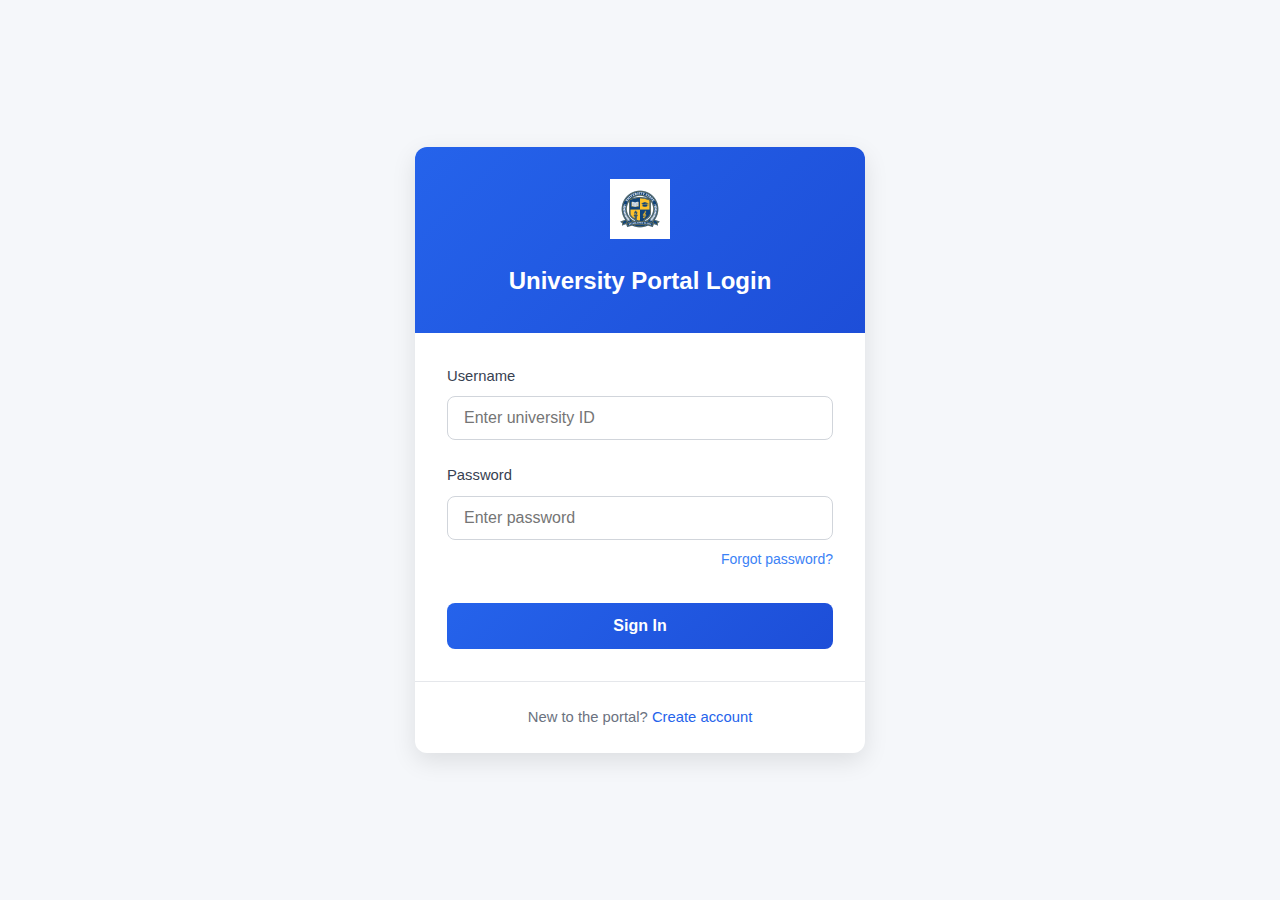
<file: index.html>
<!DOCTYPE html>
<html lang="en">
<head>
    <meta charset="UTF-8">
    <meta name="viewport" content="width=device-width, initial-scale=1.0">
    <title>Login - University Portal</title>
    <link rel="stylesheet" href="css/login.css">
</head>
<body>
    <main class="auth-container">
        <div class="auth-header">
            <img src="images/logo.jpg" alt="University Logo" class="logo">
            <h1>University Portal Login</h1>
        </div>
        
        <form id="loginForm" class="auth-form">
            <div class="input-group">
                <label for="username">Username</label>
                <input type="text" id="username" name="username" placeholder="Enter university ID" required>
            </div>
            
            <div class="input-group">
                <label for="password">Password</label>
                <input type="password" id="password" name="password" placeholder="Enter password" required>
                <a href="" class="forgot-password">Forgot password?</a>
            </div>
            
            <button type="submit" class="auth-button">Sign In</button>
        </form>
        
        <div class="auth-footer">
            <p>New to the portal? <a href="register.html">Create account</a></p>
        </div>
    </main>

    <script src="js/login.js"></script>
</body>
</html>
</file>
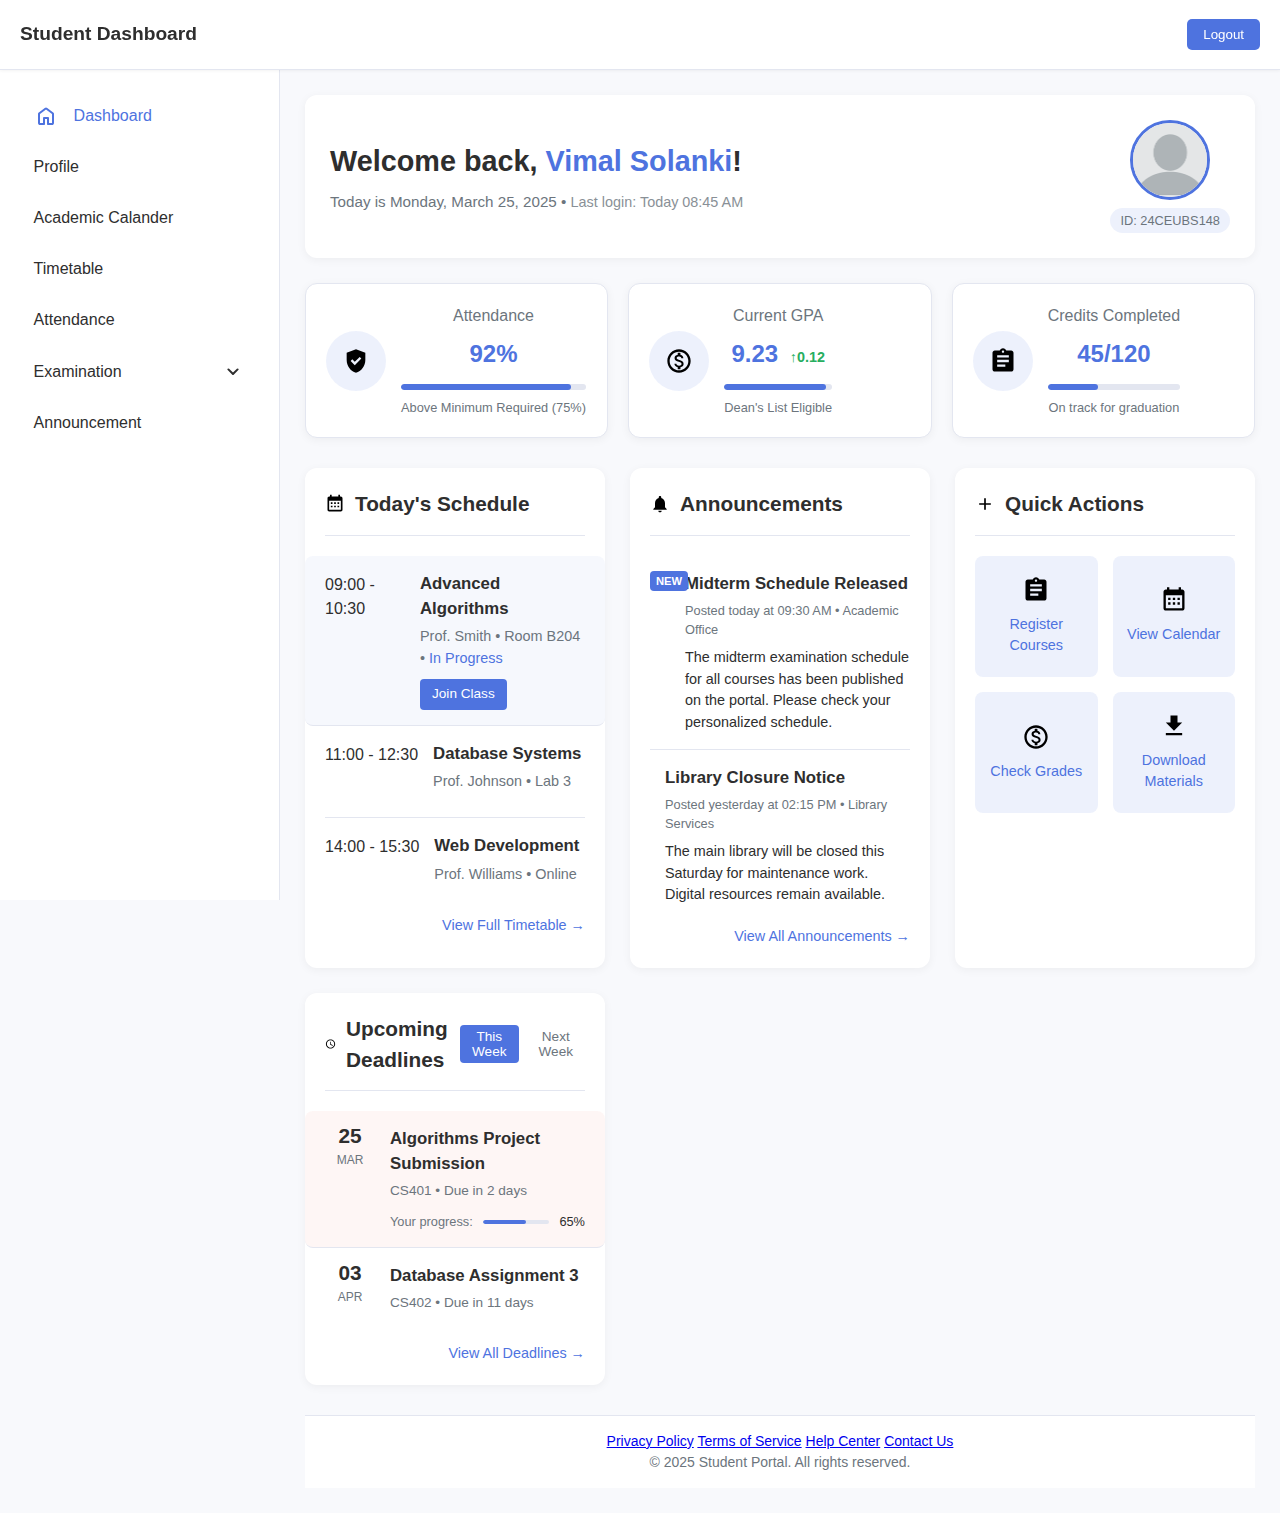
<file: dashboard.html>
<!DOCTYPE html>
<html lang="en">
<head>
    <meta charset="UTF-8">
    <meta name="viewport" content="width=device-width, initial-scale=1.0">
    <title>Student Dashboard</title>
    <link rel="stylesheet" href="css/index.css">
    <link rel="stylesheet" href="css/dashboard.css">
</head>
<body>
    <div id="sidebar-overlay"></div>
    <!-- Navigation Bar -->
    <nav id="top-nav">
        <div class="nav-content">
            <button class="nav-menu-btn" onclick="toggleSidebar()">
                <svg xmlns="http://www.w3.org/2000/svg" height="24px" viewBox="0 -960 960 960" width="24px" fill="currentColor">
                    <path d="M120-240v-80h720v80H120Zm0-200v-80h720v80H120Zm0-200v-80h720v80H120Z"/>
                </svg>
                <span>Menu</span>
            </button>
            <span class="nav-title">Student Dashboard</span>
            <button class="logout-btn" onclick="window.location.href='index.html'">Logout</button>
        </div>
    </nav>
    
    <!-- Sidebar -->
    <nav id="sidebar">
        <ul>
            <li>
                <a href="dashboard.html">
                    <svg xmlns="http://www.w3.org/2000/svg" height="24px" viewBox="0 -960 960 960" width="24px" fill="currentColor">
                        <path d="M240-200h120v-200q0-17 11.5-28.5T400-440h160q17 0 28.5 11.5T600-400v200h120v-360L480-740 240-560v360Zm-80 0v-360q0-19 8.5-36t23.5-28l240-180q21-16 48-16t48 16l240 180q15 11 23.5 28t8.5 36v360q0 33-23.5 56.5T720-120H560q-17 0-28.5-11.5T520-160v-200h-80v200q0 17-11.5 28.5T400-120H240q-33 0-56.5-23.5T160-200Zm320-270Z"/>
                    </svg>
                    <span>Dashboard</span>
                </a>
            </li>
            <li>
                <a href="student_portal/profile.html">
                    <span>Profile</span>
                </a>
            </li>
            <li>
                <a href="student_portal/calender.html">
                    <span>Academic Calander</span>
                </a>
            </li>
            <li>
                <a href="student_portal/Time_Table.html">
                    <span>Timetable</span>
                </a>
            </li>
            <li>
                <a href="student_portal/attedance.html">
                    <span>Attendance</span>
                </a>
            </li>
            <li>
                <button onclick="toggleSubMenu(this)" class="dropdown-btn">
                    <span>Examination</span>
                    <svg xmlns="http://www.w3.org/2000/svg" height="24px" viewBox="0 -960 960 960" width="24px" fill="currentColor">
                        <path d="M480-361q-8 0-15-2.5t-13-8.5L268-556q-11-11-11-28t11-28q11-11 28-11t28 11l156 156 156-156q11-11 28-11t28 11q11 11 11 28t-11 28L508-372q-6 6-13 8.5t-15 2.5Z"/>
                    </svg>
                </button>
                <ul class="sub-menu">
                    <div>
                        <li><a href="student_portal/exam_schedule.html">Exam Schedule</a></li>  
                        <li><a href="student_portal/exam_result.html">Exam Result</a></li>
                    </div>
                </ul>
            </li>
            <li>
                <a href="student_portal/announcement.html">
                    <span>Announcement</span>
                </a>
            </li>
        </ul>
    </nav>

    <!-- Main Content -->
    <main class="dashboard-main">
        <!-- Welcome Banner -->
        <section class="welcome-banner">
            <div class="welcome-content">
                <h1>Welcome back, <span class="student-name">Vimal Solanki</span>!</h1>
                <p class="welcome-meta">Today is <span class="current-date">Monday, March 25, 2025</span> • <span class="last-login">Last login: Today 08:45 AM</span></p>
            </div>
            <div class="profile-mini">
                <img src="images/Profile.png" alt="Student avatar" class="profile-pic">
                <span class="student-id">ID: 24CEUBS148</span>
            </div>
        </section>
    
        <!-- Stats Cards -->
        <div class="stats-grid">
            <div class="stat-card attendance">
                <div class="stat-icon">
                    <svg viewBox="0 0 24 24">
                        <path d="M12 2L4 5v6.09c0 5.05 3.41 9.76 8 10.91 4.59-1.15 8-5.86 8-10.91V5l-8-3zm-1.06 13.54L7.4 12l1.41-1.41 2.12 2.12 4.24-4.24 1.41 1.41-5.64 5.66z"/>
                    </svg>
                </div>
                <div class="stat-info">
                    <h3>Attendance</h3>
                    <p class="stat-value">92%</p>
                    <div class="progress-bar">
                        <div class="progress-fill" style="width: 92%"></div>
                    </div>
                    <small>Above Minimum Required (75%)</small>
                </div>
            </div>
    
            <div class="stat-card gpa">
                <div class="stat-icon">
                    <svg viewBox="0 0 24 24">
                        <path d="M12 2C6.48 2 2 6.48 2 12s4.48 10 10 10 10-4.48 10-10S17.52 2 12 2zm0 18c-4.41 0-8-3.59-8-8s3.59-8 8-8 8 3.59 8 8-3.59 8-8 8zm.31-8.86c-1.77-.45-2.34-.94-2.34-1.67 0-.84.79-1.43 2.1-1.43 1.38 0 1.9.66 1.94 1.64h1.71c-.05-1.34-.87-2.57-2.49-2.97V5H10.9v1.69c-1.51.32-2.72 1.3-2.72 2.81 0 1.79 1.49 2.69 3.66 3.21 1.95.46 2.34 1.15 2.34 1.87 0 .53-.39 1.39-2.1 1.39-1.6 0-2.23-.72-2.32-1.64H8.04c.1 1.7 1.36 2.66 2.86 2.97V19h2.34v-1.67c1.52-.29 2.72-1.16 2.73-2.77-.01-2.2-1.9-2.96-3.66-3.42z"/>
                    </svg>
                </div>
                <div class="stat-info">
                    <h3>Current GPA</h3>
                    <p class="stat-value">9.23 <span class="gpa-change positive">↑0.12</span></p>
                    <div class="progress-bar">
                        <div class="progress-fill" style="width: 94%"></div>
                    </div>
                    <small>Dean's List Eligible</small>
                </div>
            </div>
    
            <div class="stat-card credits">
                <div class="stat-icon">
                    <svg viewBox="0 0 24 24">
                        <path d="M19 3h-4.18C14.4 1.84 13.3 1 12 1c-1.3 0-2.4.84-2.82 2H5c-1.1 0-2 .9-2 2v14c0 1.1.9 2 2 2h14c1.1 0 2-.9 2-2V5c0-1.1-.9-2-2-2zm-7 0c.55 0 1 .45 1 1s-.45 1-1 1-1-.45-1-1 .45-1 1-1zm2 14H7v-2h7v2zm3-4H7v-2h10v2zm0-4H7V7h10v2z"/>
                    </svg>
                </div>
                <div class="stat-info">
                    <h3>Credits Completed</h3>
                    <p class="stat-value">45/120</p>
                    <div class="progress-bar">
                        <div class="progress-fill" style="width: 38%"></div>
                    </div>
                    <small>On track for graduation</small>
                </div>
            </div>
        </div>
    
        <!-- Dashboard Content Grid -->
        <div class="dashboard-grid">
            <!-- Upcoming Classes -->
            <section class="dashboard-card upcoming-classes">
                <div class="card-header">
                    <h2><svg viewBox="0 0 24 24"><path d="M19 3h-1V1h-2v2H8V1H6v2H5c-1.11 0-2 .9-2 2v14c0 1.1.89 2 2 2h14c1.1 0 2-.9 2-2V5c0-1.1-.9-2-2-2zm0 16H5V8h14v11zM9 10H7v2h2v-2zm4 0h-2v2h2v-2zm4 0h-2v2h2v-2zm-8 4H7v2h2v-2zm4 0h-2v2h2v-2zm4 0h-2v2h2v-2z"/></svg> Today's Schedule</h2>
                    
                </div>
                <ul class="class-list">
                    <li class="class-item current">
                        <div class="class-time">09:00 - 10:30</div>
                        <div class="class-details">
                            <h3>Advanced Algorithms</h3>
                            <p class="class-meta">Prof. Smith • Room B204 • <span class="status">In Progress</span></p>
                            <a href="#" class="join-btn">Join Class</a>
                        </div>
                    </li>
                    <li class="class-item">
                        <div class="class-time">11:00 - 12:30</div>
                        <div class="class-details">
                            <h3>Database Systems</h3>
                            <p class="class-meta">Prof. Johnson • Lab 3</p>
                        </div>
                    </li>
                    <li class="class-item">
                        <div class="class-time">14:00 - 15:30</div>
                        <div class="class-details">
                            <h3>Web Development</h3>
                            <p class="class-meta">Prof. Williams • Online</p>
                        </div>
                    </li>
                </ul>
                <a href="student_portal/Time_Table.html" class="view-all">View Full Timetable →</a>
            </section>
    
            <!-- Announcements -->
            <section class="dashboard-card announcements">
                <div class="card-header">
                    <h2><svg viewBox="0 0 24 24"><path d="M12 22c1.1 0 2-.9 2-2h-4c0 1.1.89 2 2 2zm6-6v-5c0-3.07-1.64-5.64-4.5-6.32V4c0-.83-.67-1.5-1.5-1.5s-1.5.67-1.5 1.5v.68C7.63 5.36 6 7.92 6 11v5l-2 2v1h16v-1l-2-2z"/></svg> Announcements</h2>
                    <span class="notification-badge">3 New</span>
                </div>
                <ul class="announcement-list">
                    <li class="announcement-item new">
                        <div class="announcement-badge">NEW</div>
                        <div class="announcement-content">
                            <h3>Midterm Schedule Released</h3>
                            <p class="announcement-meta">Posted today at 09:30 AM • Academic Office</p>
                            <p class="announcement-text">The midterm examination schedule for all courses has been published on the portal. Please check your personalized schedule.</p>
                        </div>
                    </li>
                    <li class="announcement-item">
                        <div class="announcement-content">
                            <h3>Library Closure Notice</h3>
                            <p class="announcement-meta">Posted yesterday at 02:15 PM • Library Services</p>
                            <p class="announcement-text">The main library will be closed this Saturday for maintenance work. Digital resources remain available.</p>
                        </div>
                    </li>
                </ul>
                <a href="student_portal/announcement.html" class="view-all">View All Announcements →</a>
            </section>
    
            <!-- Quick Actions -->
            <section class="dashboard-card quick-actions">
                <div class="card-header">
                    <h2><svg viewBox="0 0 24 24"><path d="M19 13h-6v6h-2v-6H5v-2h6V5h2v6h6v2z"/></svg> Quick Actions</h2>
                </div>
                <div class="action-grid">
                    <a href="" class="action-card">
                        <svg viewBox="0 0 24 24"><path d="M19 3h-4.18C14.4 1.84 13.3 1 12 1c-1.3 0-2.4.84-2.82 2H5c-1.1 0-2 .9-2 2v14c0 1.1.9 2 2 2h14c1.1 0 2-.9 2-2V5c0-1.1-.9-2-2-2zm-7 0c.55 0 1 .45 1 1s-.45 1-1 1-1-.45-1-1 .45-1 1-1zm2 14H7v-2h7v2zm3-4H7v-2h10v2zm0-4H7V7h10v2z"/></svg>
                        <span>Register Courses</span>
                    </a>
                    <a href="student_portal/calender.html" class="action-card">
                        <svg viewBox="0 0 24 24"><path d="M19 3h-1V1h-2v2H8V1H6v2H5c-1.11 0-2 .9-2 2v14c0 1.1.89 2 2 2h14c1.1 0 2-.9 2-2V5c0-1.1-.9-2-2-2zm0 16H5V8h14v11zM9 10H7v2h2v-2zm4 0h-2v2h2v-2zm4 0h-2v2h2v-2zm-8 4H7v2h2v-2zm4 0h-2v2h2v-2zm4 0h-2v2h2v-2z"/></svg>
                        <span>View Calendar</span>
                    </a>
                    <a href="student_portal/exam_result.html" class="action-card">
                        <svg viewBox="0 0 24 24"><path d="M12 2C6.48 2 2 6.48 2 12s4.48 10 10 10 10-4.48 10-10S17.52 2 12 2zm0 18c-4.41 0-8-3.59-8-8s3.59-8 8-8 8 3.59 8 8-3.59 8-8 8zm.31-8.86c-1.77-.45-2.34-.94-2.34-1.67 0-.84.79-1.43 2.1-1.43 1.38 0 1.9.66 1.94 1.64h1.71c-.05-1.34-.87-2.57-2.49-2.97V5H10.9v1.69c-1.51.32-2.72 1.3-2.72 2.81 0 1.79 1.49 2.69 3.66 3.21 1.95.46 2.34 1.15 2.34 1.87 0 .53-.39 1.39-2.1 1.39-1.6 0-2.23-.72-2.32-1.64H8.04c.1 1.7 1.36 2.66 2.86 2.97V19h2.34v-1.67c1.52-.29 2.72-1.16 2.73-2.77-.01-2.2-1.9-2.96-3.66-3.42z"/></svg>
                        <span>Check Grades</span>
                    </a>
                    <a href="" class="action-card">
                        <svg viewBox="0 0 24 24"><path d="M19 9h-4V3H9v6H5l7 7 7-7zM5 18v2h14v-2H5z"/></svg>
                        <span>Download Materials</span>
                    </a>
                </div>
            </section>
    
            <!-- Deadlines -->
            <section class="dashboard-card deadlines">
                <div class="card-header">
                    <h2><svg viewBox="0 0 24 24"><path d="M11.99 2C6.47 2 2 6.48 2 12s4.47 10 9.99 10C17.52 22 22 17.52 22 12S17.52 2 11.99 2zM12 20c-4.42 0-8-3.58-8-8s3.58-8 8-8 8 3.58 8 8-3.58 8-8 8zm.5-13H11v6l5.25 3.15.75-1.23-4.5-2.67z"/></svg> Upcoming Deadlines</h2>
                    <div class="time-filter">
                        <button class="active">This Week</button>
                        <button>Next Week</button>
                    </div>
                </div>
                <ul class="deadline-list">
                    <li class="deadline-item urgent">
                        <div class="deadline-date">
                            <span class="day">25</span>
                            <span class="month">MAR</span>
                        </div>
                        <div class="deadline-details">
                            <h3>Algorithms Project Submission</h3>
                            <p class="deadline-meta">CS401 • Due in 2 days</p>
                            <div class="deadline-progress">
                                <span class="label">Your progress:</span>
                                <div class="progress-bar small">
                                    <div class="progress-fill" style="width: 65%"></div>
                                </div>
                                <span class="progress-text">65%</span>
                            </div>
                        </div>
                    </li>
                    <li class="deadline-item">
                        <div class="deadline-date">
                            <span class="day">03</span>
                            <span class="month">APR</span>
                        </div>
                        <div class="deadline-details">
                            <h3>Database Assignment 3</h3>
                            <p class="deadline-meta">CS402 • Due in 11 days</p>
                        </div>
                    </li>
                </ul>
                <a href="" class="view-all">View All Deadlines →</a>
            </section>
        </div>
    
        <!-- Footer -->
        <footer class="main-footer">
            <div class="footer-content">
                <div class="footer-links">
                    <a href="#">Privacy Policy</a>
                    <a href="#">Terms of Service</a>
                    <a href="#">Help Center</a>
                    <a href="#">Contact Us</a>
                </div>
                <div class="footer-copyright">
                    <p>&copy; 2025 Student Portal. All rights reserved.</p>
                </div>
            </div>
        </footer>

    </main>

    <script src="js/app.js"></script>
</body>
</html>
</file>
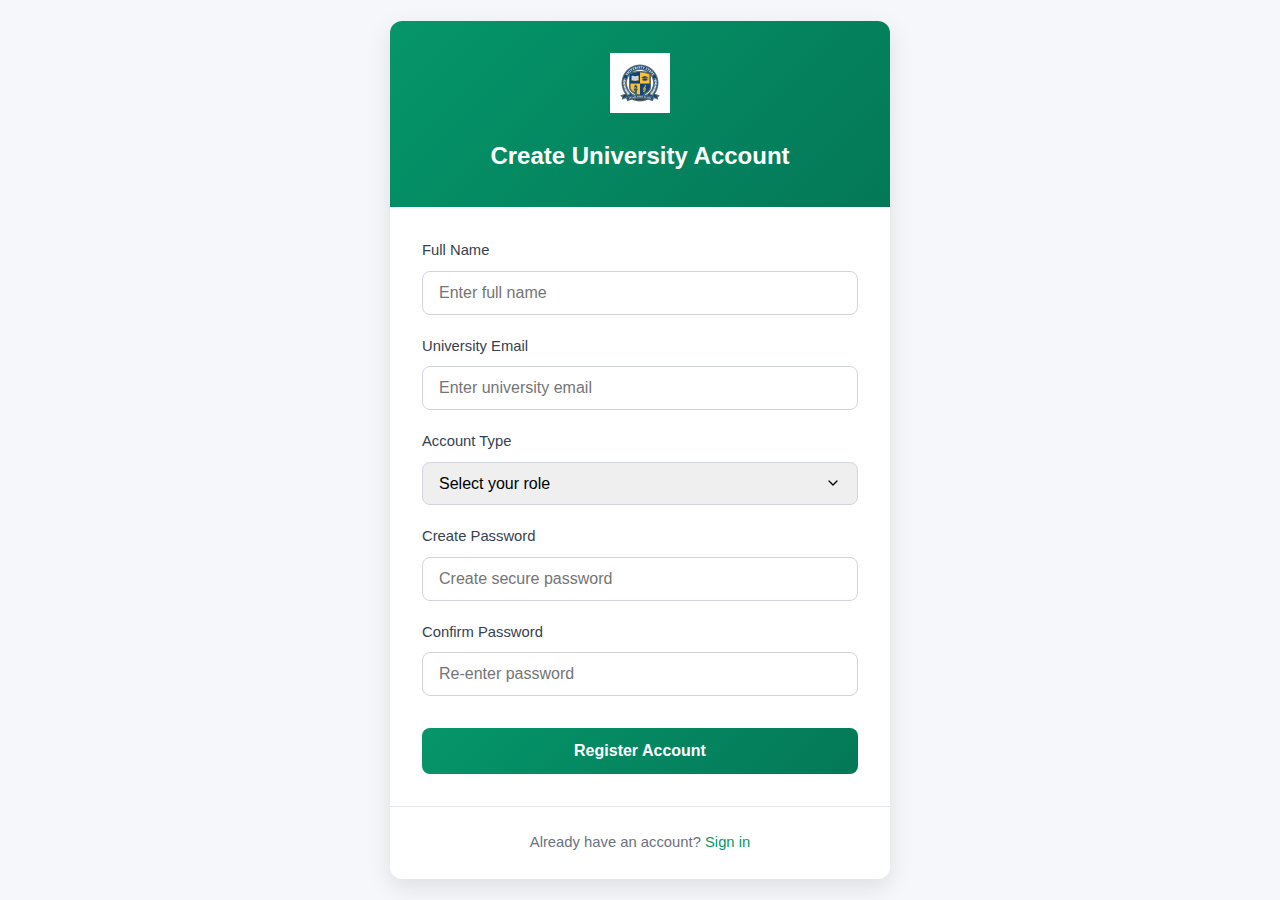
<file: register.html>
<!DOCTYPE html>
<html lang="en">
<head>
    <meta charset="UTF-8">
    <meta name="viewport" content="width=device-width, initial-scale=1.0">
    <title>Register - University Portal</title>
    <link rel="stylesheet" href="css/register.css">
</head>
<body>
    <main class="auth-container">
        <div class="auth-header">
            <img src="images/logo.jpg" alt="University Logo" class="logo">
            <h1>Create University Account</h1>
        </div>
        
        <form id="registerForm" class="auth-form">
            <div class="input-group">
                <label for="fullname">Full Name</label>
                <input type="text" id="fullname" name="fullname" placeholder="Enter full name" required>
            </div>
            
            <div class="input-group">
                <label for="email">University Email</label>
                <input type="email" id="email" name="email" placeholder="Enter university email" required>
            </div>
            
            <div class="input-group">
                <label for="role">Account Type</label>
                <select id="role" name="role" required>
                    <option value="" disabled selected>Select your role</option>
                    <option value="student">Student</option>
                    <option value="faculty">Faculty Member</option>
                    <option value="staff">Administrative Staff</option>
                </select>
            </div>
            
            <div class="input-group">
                <label for="password">Create Password</label>
                <input type="password" id="password" name="password" placeholder="Create secure password" required>
            </div>
            
            <div class="input-group">
                <label for="confirm-password">Confirm Password</label>
                <input type="password" id="confirm-password" name="confirm-password" placeholder="Re-enter password" required>
            </div>
            
            <button type="submit" class="auth-button">Register Account</button>
        </form>
        
        <div class="auth-footer">
            <p>Already have an account? <a href="index.html">Sign in</a></p>
        </div>
    </main>

</body>
</html>
</file>
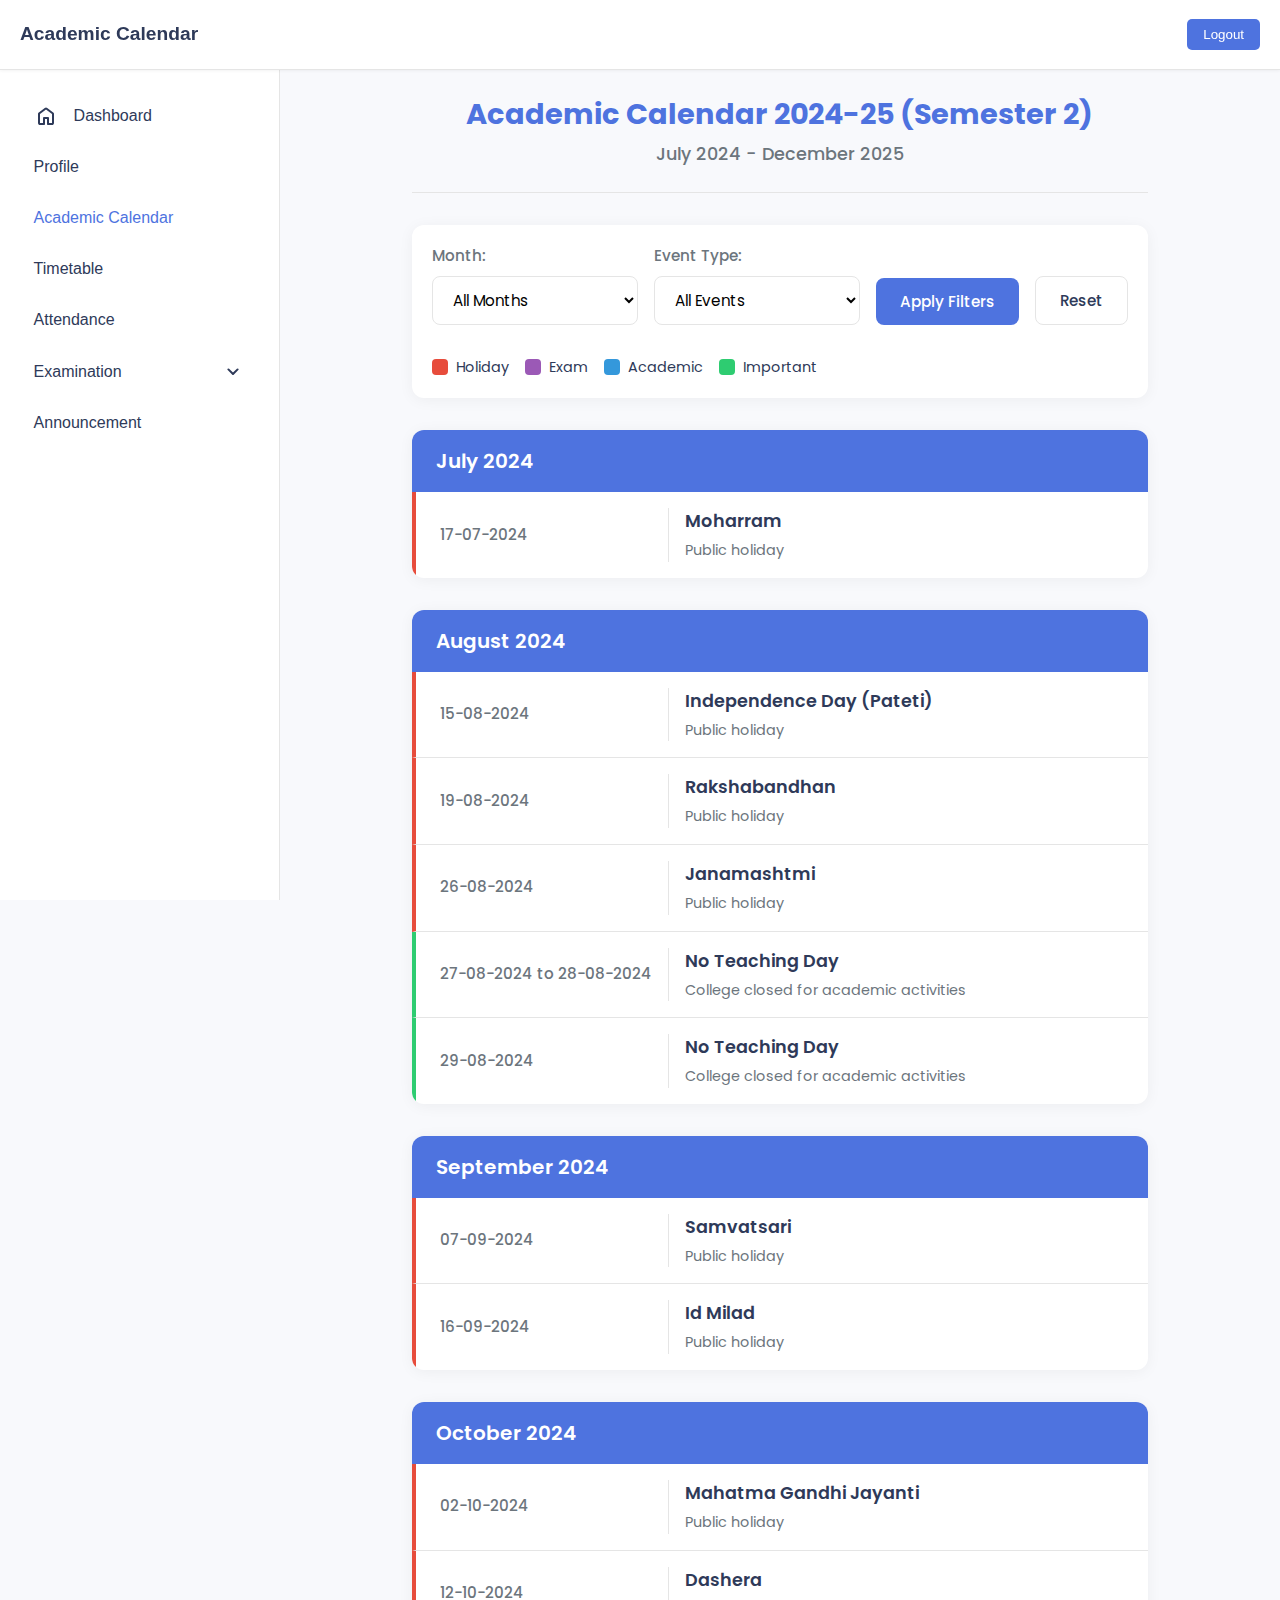
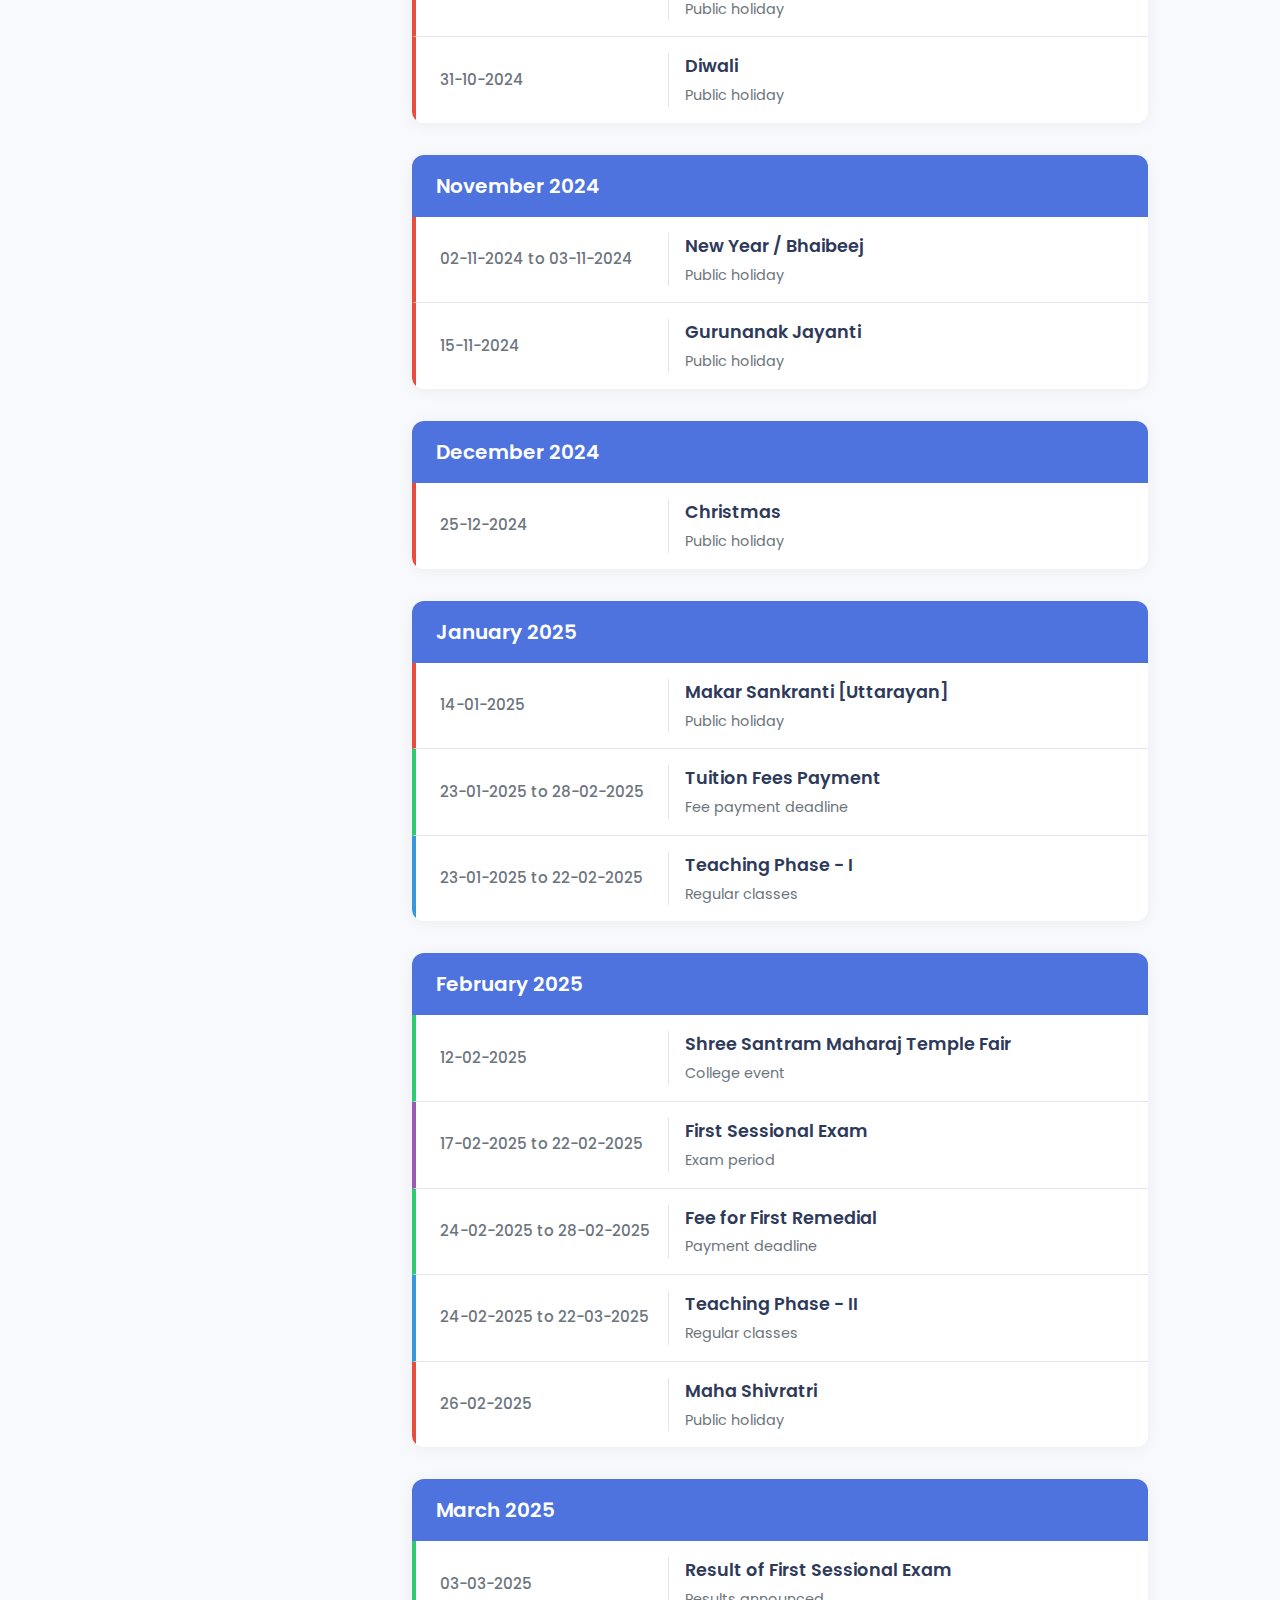
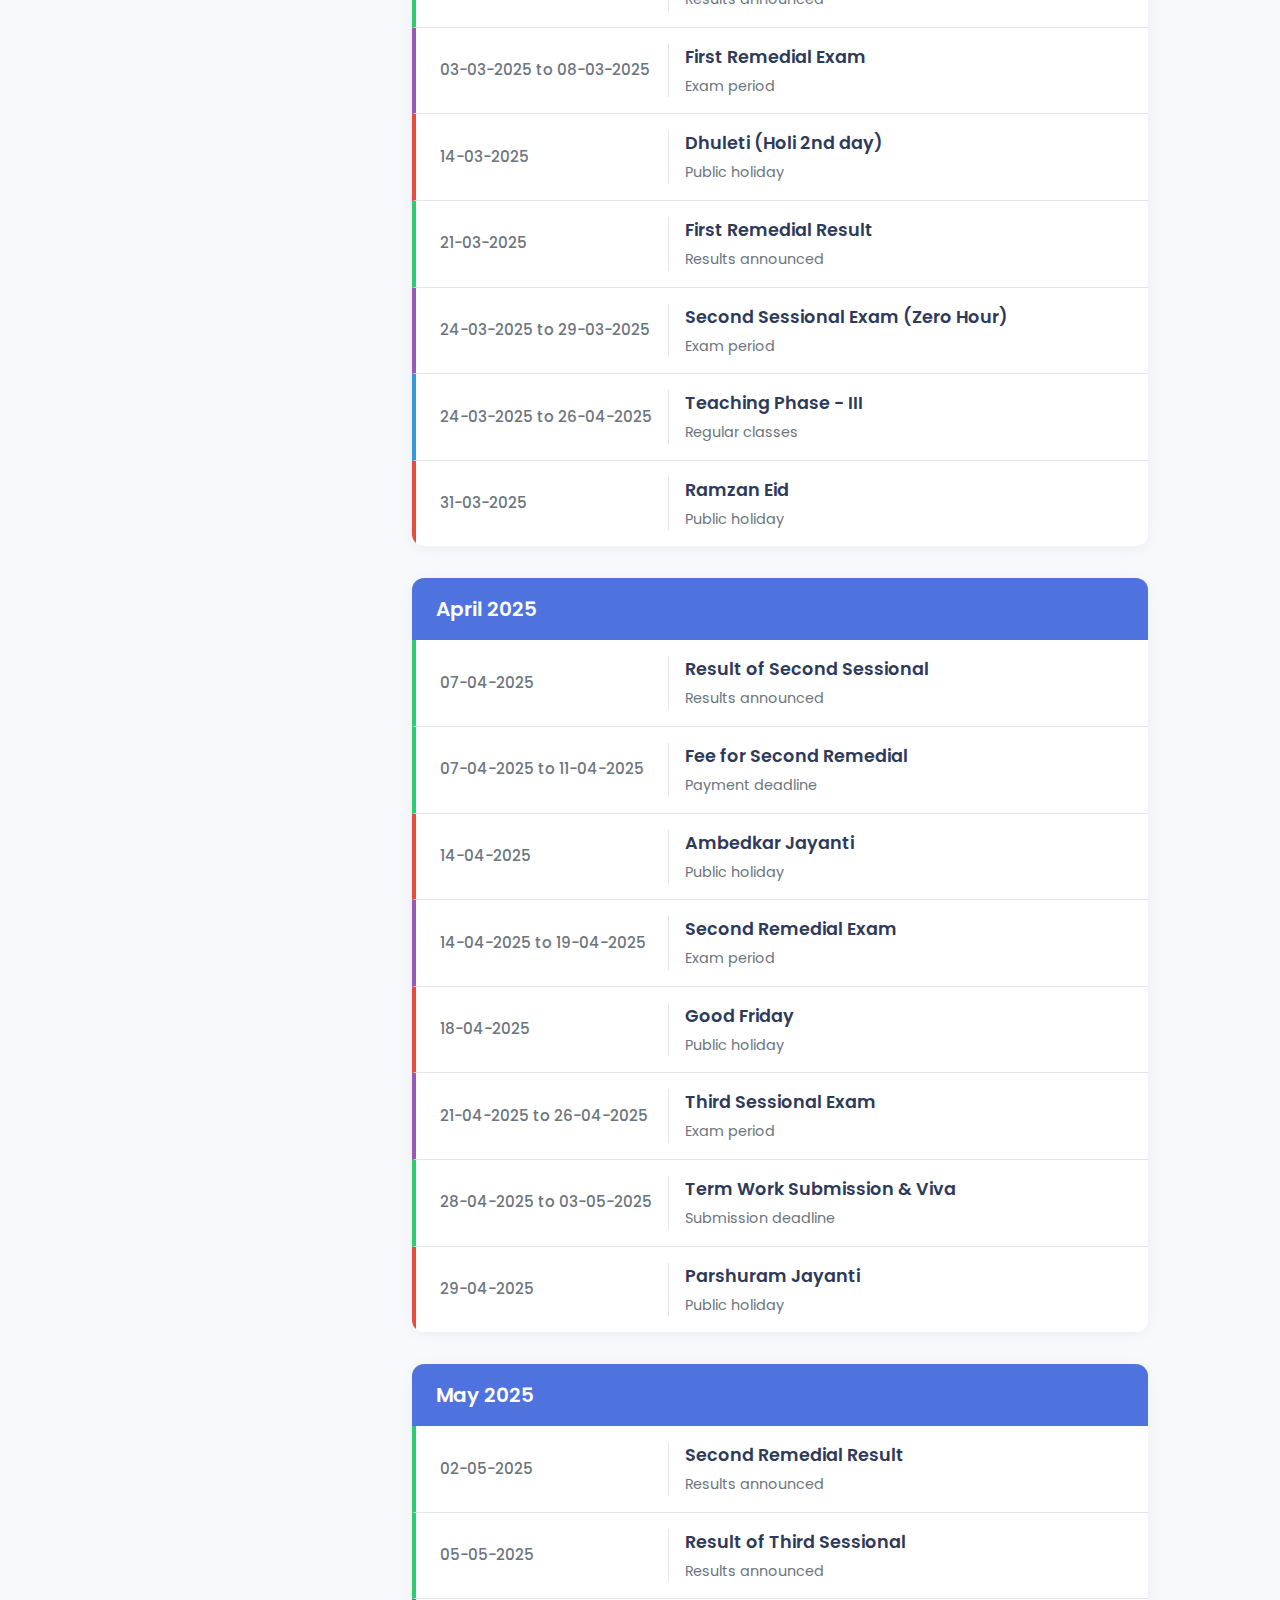
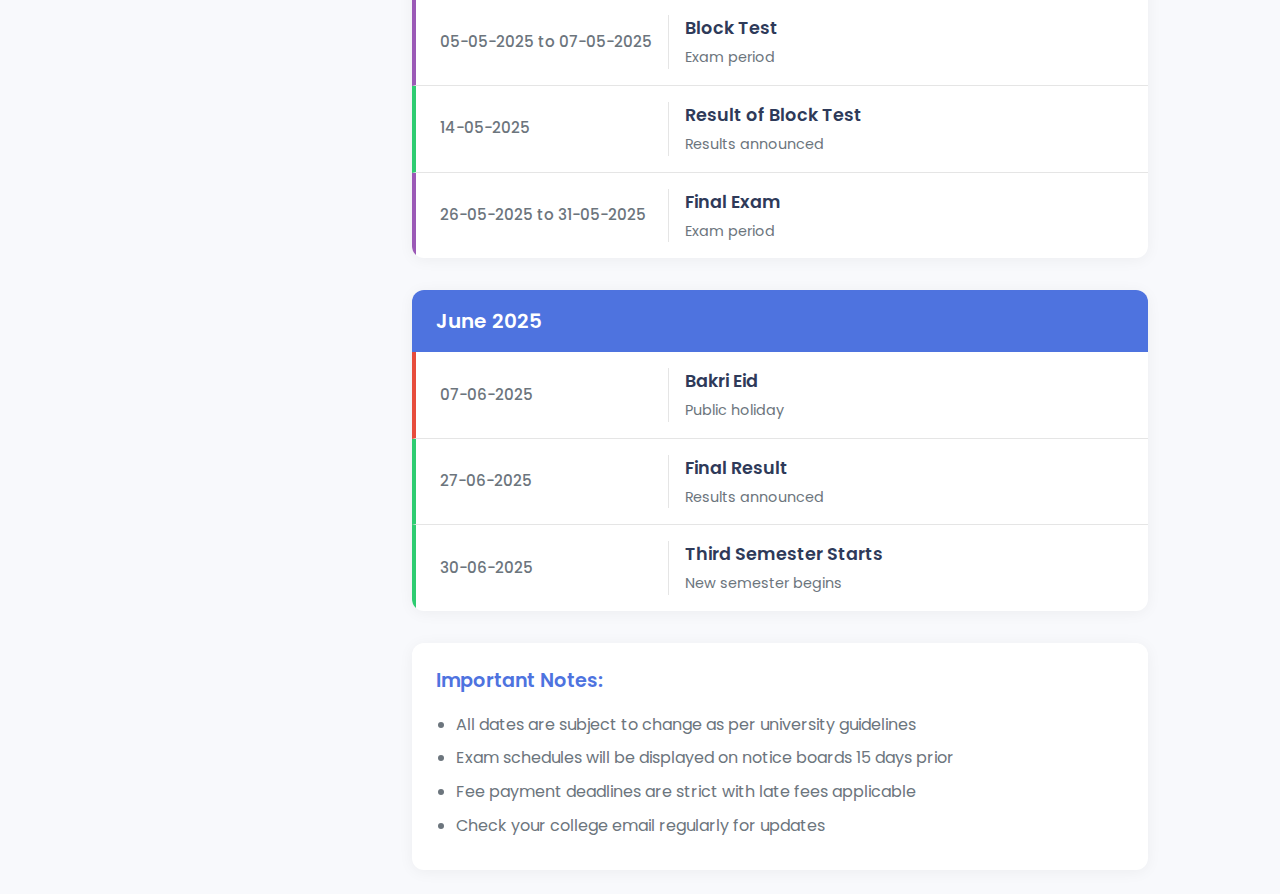
<file: student_portal/calender.html>
<!DOCTYPE html>
<html lang="en">
<head>
    <meta charset="UTF-8">
    <meta name="viewport" content="width=device-width, initial-scale=1.0">
    <title>Academic Calendar | Student Dashboard</title>
    <link rel="stylesheet" href="../css/index.css">
    <link rel="stylesheet" href="../css/student/calender.css">
    <link href="https://fonts.googleapis.com/css2?family=Poppins:wght@400;500;600;700&display=swap" rel="stylesheet">
</head>
<body>
    <div id="sidebar-overlay"></div>
    <!-- Navigation Bar -->
    <nav id="top-nav">
        <div class="nav-content">
            <button class="nav-menu-btn" onclick="toggleSidebar()">
                <svg xmlns="http://www.w3.org/2000/svg" height="24px" viewBox="0 -960 960 960" width="24px" fill="currentColor">
                    <path d="M120-240v-80h720v80H120Zm0-200v-80h720v80H120Zm0-200v-80h720v80H120Z"/>
                </svg>
                <span>Menu</span>
            </button>
            <span class="nav-title">Academic Calendar</span>
            <button class="logout-btn" onclick="window.location.href='../index.html'">Logout</button>
        </div>
    </nav>
    
    <!-- Sidebar -->
    <nav id="sidebar">
        <ul>
            <li>
                <a href="../dashboard.html">
                    <svg xmlns="http://www.w3.org/2000/svg" height="24px" viewBox="0 -960 960 960" width="24px" fill="currentColor">
                        <path d="M240-200h120v-200q0-17 11.5-28.5T400-440h160q17 0 28.5 11.5T600-400v200h120v-360L480-740 240-560v360Zm-80 0v-360q0-19 8.5-36t23.5-28l240-180q21-16 48-16t48 16l240 180q15 11 23.5 28t8.5 36v360q0 33-23.5 56.5T720-120H560q-17 0-28.5-11.5T520-160v-200h-80v200q0 17-11.5 28.5T400-120H240q-33 0-56.5-23.5T160-200Zm320-270Z"/>
                    </svg>
                    <span>Dashboard</span>
                </a>
            </li>
            <li>
                <a href="profile.html">
                    <span>Profile</span>
                </a>
            </li>
            <li class="active">
                <a href="calender.html">
                    <span>Academic Calendar</span>
                </a>
            </li>
            <li>
                <a href="Time_Table.html">
                    <span>Timetable</span>
                </a>
            </li>
            <li>
                <a href="attedance.html">
                    <span>Attendance</span>
                </a>
            </li>
            <li>
                <button onclick="toggleSubMenu(this)" class="dropdown-btn">
                    <span>Examination</span>
                    <svg xmlns="http://www.w3.org/2000/svg" height="24px" viewBox="0 -960 960 960" width="24px" fill="currentColor">
                        <path d="M480-361q-8 0-15-2.5t-13-8.5L268-556q-11-11-11-28t11-28q11-11 28-11t28 11l156 156 156-156q11-11 28-11t28 11q11 11 11 28t-11 28L508-372q-6 6-13 8.5t-15 2.5Z"/>
                    </svg>
                </button>
                <ul class="sub-menu">
                    <div>
                        <li><a href="exam_schedule.html">Exam Schedule</a></li>  
                        <li><a href="exam_result.html">Exam Result</a></li>
                    </div>
                </ul>
            </li>
            <li>
                <a href="announcement.html">
                    <span>Announcement</span>
                </a>
            </li>
        </ul>
    </nav>
    
    <main class="academic-calendar">
        <div class="calendar-header">
            <h1>Academic Calendar 2024-25 (Semester 2)</h1>
            <div class="academic-period">July 2024 - December 2025</div>
        </div>
    
        <div class="calendar-controls">
            <div class="controls-row">
                <div class="filter-group">
                    <label for="month-select">Month:</label>
                    <select id="month-select" class="filter-select">
                        <option value="all">All Months</option>
                        <option value="jul">July 2024</option>
                        <option value="aug">August 2024</option>
                        <option value="sep">September 2024</option>
                        <option value="oct">October 2024</option>
                        <option value="nov">November 2024</option>
                        <option value="dec">December 2024</option>
                        <option value="jan">January 2025</option>
                        <option value="feb">February 2025</option>
                        <option value="mar">March 2025</option>
                        <option value="apr">April 2025</option>
                        <option value="may">May 2025</option>
                        <option value="jun">June 2025</option>
                    </select>
                </div>
                
                <div class="filter-group">
                    <label for="event-filter">Event Type:</label>
                    <select id="event-filter" class="filter-select">
                        <option value="all">All Events</option>
                        <option value="holiday">Holidays</option>
                        <option value="exam">Exams</option>
                        <option value="academic">Academic</option>
                        <option value="important">Important Dates</option>
                    </select>
                </div>
                
                <button id="apply-filters" class="filter-btn">Apply Filters</button>
                <button id="reset-filters" class="filter-btn secondary">Reset</button>
            </div>
            
            <div class="legend-container">
                <div class="legend-item">
                    <span class="legend-badge holiday"></span>
                    <span>Holiday</span>
                </div>
                <div class="legend-item">
                    <span class="legend-badge exam"></span>
                    <span>Exam</span>
                </div>
                <div class="legend-item">
                    <span class="legend-badge academic"></span>
                    <span>Academic</span>
                </div>
                <div class="legend-item">
                    <span class="legend-badge important"></span>
                    <span>Important</span>
                </div>
            </div>
        </div>
    
        <div class="calendar-content">
            <!-- Empty State (hidden by default) -->
            <div class="empty-state">
                <svg xmlns="http://www.w3.org/2000/svg" viewBox="0 0 24 24" fill="currentColor">
                    <path d="M19 5h-2V3H7v2H5c-1.1 0-2 .9-2 2v1c0 2.55 1.92 4.63 4.39 4.94.63 1.5 1.98 2.63 3.61 2.96V19H7v2h10v-2h-4v-3.1c1.63-.33 2.98-1.46 3.61-2.96C19.08 12.63 21 10.55 21 8V7c0-1.1-.9-2-2-2zM5 8V7h2v3.82C5.84 10.4 5 9.3 5 8zm14 0c0 1.3-.84 2.4-2 2.82V7h2v1z"/>
                </svg>
                <h3>No events found</h3>
                <p>Try adjusting your filters or check back later for updates.</p>
            </div>
            
            <!-- July 2024 -->
            <section class="month-group" data-month="jul">
                <h2 class="month-title">July 2024</h2>
                <div class="events-list">
                    <article class="calendar-event holiday">
                        <div class="event-date">17-07-2024</div>
                        <div class="event-details">
                            <h3 class="event-title">Moharram</h3>
                            <p class="event-description">Public holiday</p>
                        </div>
                    </article>
                </div>
            </section>
    
            <!-- August 2024 -->
            <section class="month-group" data-month="aug">
                <h2 class="month-title">August 2024</h2>
                <div class="events-list">
                    <article class="calendar-event holiday">
                        <div class="event-date">15-08-2024</div>
                        <div class="event-details">
                            <h3 class="event-title">Independence Day (Pateti)</h3>
                            <p class="event-description">Public holiday</p>
                        </div>
                    </article>
                    
                    <article class="calendar-event holiday">
                        <div class="event-date">19-08-2024</div>
                        <div class="event-details">
                            <h3 class="event-title">Rakshabandhan</h3>
                            <p class="event-description">Public holiday</p>
                        </div>
                    </article>
                    
                    <article class="calendar-event holiday">
                        <div class="event-date">26-08-2024</div>
                        <div class="event-details">
                            <h3 class="event-title">Janamashtmi</h3>
                            <p class="event-description">Public holiday</p>
                        </div>
                    </article>
                    
                    <article class="calendar-event important">
                        <div class="event-date">27-08-2024 to 28-08-2024</div>
                        <div class="event-details">
                            <h3 class="event-title">No Teaching Day</h3>
                            <p class="event-description">College closed for academic activities</p>
                        </div>
                    </article>
                    
                    <article class="calendar-event important">
                        <div class="event-date">29-08-2024</div>
                        <div class="event-details">
                            <h3 class="event-title">No Teaching Day</h3>
                            <p class="event-description">College closed for academic activities</p>
                        </div>
                    </article>
                </div>
            </section>
    
            <!-- September 2024 -->
            <section class="month-group" data-month="sep">
                <h2 class="month-title">September 2024</h2>
                <div class="events-list">
                    <article class="calendar-event holiday">
                        <div class="event-date">07-09-2024</div>
                        <div class="event-details">
                            <h3 class="event-title">Samvatsari</h3>
                            <p class="event-description">Public holiday</p>
                        </div>
                    </article>
                    
                    <article class="calendar-event holiday">
                        <div class="event-date">16-09-2024</div>
                        <div class="event-details">
                            <h3 class="event-title">Id Milad</h3>
                            <p class="event-description">Public holiday</p>
                        </div>
                    </article>
                </div>
            </section>
    
            <!-- October 2024 -->
            <section class="month-group" data-month="oct">
                <h2 class="month-title">October 2024</h2>
                <div class="events-list">
                    <article class="calendar-event holiday">
                        <div class="event-date">02-10-2024</div>
                        <div class="event-details">
                            <h3 class="event-title">Mahatma Gandhi Jayanti</h3>
                            <p class="event-description">Public holiday</p>
                        </div>
                    </article>
                    
                    <article class="calendar-event holiday">
                        <div class="event-date">12-10-2024</div>
                        <div class="event-details">
                            <h3 class="event-title">Dashera</h3>
                            <p class="event-description">Public holiday</p>
                        </div>
                    </article>
                    
                    <article class="calendar-event holiday">
                        <div class="event-date">31-10-2024</div>
                        <div class="event-details">
                            <h3 class="event-title">Diwali</h3>
                            <p class="event-description">Public holiday</p>
                        </div>
                    </article>
                </div>
            </section>
    
            <!-- November 2024 -->
            <section class="month-group" data-month="nov">
                <h2 class="month-title">November 2024</h2>
                <div class="events-list">
                    <article class="calendar-event holiday">
                        <div class="event-date">02-11-2024 to 03-11-2024</div>
                        <div class="event-details">
                            <h3 class="event-title">New Year / Bhaibeej</h3>
                            <p class="event-description">Public holiday</p>
                        </div>
                    </article>
                    
                    <article class="calendar-event holiday">
                        <div class="event-date">15-11-2024</div>
                        <div class="event-details">
                            <h3 class="event-title">Gurunanak Jayanti</h3>
                            <p class="event-description">Public holiday</p>
                        </div>
                    </article>
                </div>
            </section>
    
            <!-- December 2024 -->
            <section class="month-group" data-month="dec">
                <h2 class="month-title">December 2024</h2>
                <div class="events-list">
                    <article class="calendar-event holiday">
                        <div class="event-date">25-12-2024</div>
                        <div class="event-details">
                            <h3 class="event-title">Christmas</h3>
                            <p class="event-description">Public holiday</p>
                        </div>
                    </article>
                </div>
            </section>
    
            <!-- January 2025 -->
            <section class="month-group" data-month="jan">
                <h2 class="month-title">January 2025</h2>
                <div class="events-list">
                    <article class="calendar-event holiday">
                        <div class="event-date">14-01-2025</div>
                        <div class="event-details">
                            <h3 class="event-title">Makar Sankranti [Uttarayan]</h3>
                            <p class="event-description">Public holiday</p>
                        </div>
                    </article>
                    
                    <article class="calendar-event important">
                        <div class="event-date">23-01-2025 to 28-02-2025</div>
                        <div class="event-details">
                            <h3 class="event-title">Tuition Fees Payment</h3>
                            <p class="event-description">Fee payment deadline</p>
                        </div>
                    </article>
                    
                    <article class="calendar-event academic">
                        <div class="event-date">23-01-2025 to 22-02-2025</div>
                        <div class="event-details">
                            <h3 class="event-title">Teaching Phase - I</h3>
                            <p class="event-description">Regular classes</p>
                        </div>
                    </article>
                </div>
            </section>
    
            <!-- February 2025 -->
            <section class="month-group" data-month="feb">
                <h2 class="month-title">February 2025</h2>
                <div class="events-list">
                    <article class="calendar-event important">
                        <div class="event-date">12-02-2025</div>
                        <div class="event-details">
                            <h3 class="event-title">Shree Santram Maharaj Temple Fair</h3>
                            <p class="event-description">College event</p>
                        </div>
                    </article>
                    
                    <article class="calendar-event exam">
                        <div class="event-date">17-02-2025 to 22-02-2025</div>
                        <div class="event-details">
                            <h3 class="event-title">First Sessional Exam</h3>
                            <p class="event-description">Exam period</p>
                        </div>
                    </article>
                    
                    <article class="calendar-event important">
                        <div class="event-date">24-02-2025 to 28-02-2025</div>
                        <div class="event-details">
                            <h3 class="event-title">Fee for First Remedial</h3>
                            <p class="event-description">Payment deadline</p>
                        </div>
                    </article>
                    
                    <article class="calendar-event academic">
                        <div class="event-date">24-02-2025 to 22-03-2025</div>
                        <div class="event-details">
                            <h3 class="event-title">Teaching Phase - II</h3>
                            <p class="event-description">Regular classes</p>
                        </div>
                    </article>
                    
                    <article class="calendar-event holiday">
                        <div class="event-date">26-02-2025</div>
                        <div class="event-details">
                            <h3 class="event-title">Maha Shivratri</h3>
                            <p class="event-description">Public holiday</p>
                        </div>
                    </article>
                </div>
            </section>
    
            <!-- March 2025 -->
            <section class="month-group" data-month="mar">
                <h2 class="month-title">March 2025</h2>
                <div class="events-list">
                    <article class="calendar-event important">
                        <div class="event-date">03-03-2025</div>
                        <div class="event-details">
                            <h3 class="event-title">Result of First Sessional Exam</h3>
                            <p class="event-description">Results announced</p>
                        </div>
                    </article>
                    
                    <article class="calendar-event exam">
                        <div class="event-date">03-03-2025 to 08-03-2025</div>
                        <div class="event-details">
                            <h3 class="event-title">First Remedial Exam</h3>
                            <p class="event-description">Exam period</p>
                        </div>
                    </article>
                    
                    <article class="calendar-event holiday">
                        <div class="event-date">14-03-2025</div>
                        <div class="event-details">
                            <h3 class="event-title">Dhuleti (Holi 2nd day)</h3>
                            <p class="event-description">Public holiday</p>
                        </div>
                    </article>
                    
                    <article class="calendar-event important">
                        <div class="event-date">21-03-2025</div>
                        <div class="event-details">
                            <h3 class="event-title">First Remedial Result</h3>
                            <p class="event-description">Results announced</p>
                        </div>
                    </article>
                    
                    <article class="calendar-event exam">
                        <div class="event-date">24-03-2025 to 29-03-2025</div>
                        <div class="event-details">
                            <h3 class="event-title">Second Sessional Exam (Zero Hour)</h3>
                            <p class="event-description">Exam period</p>
                        </div>
                    </article>
                    
                    <article class="calendar-event academic">
                        <div class="event-date">24-03-2025 to 26-04-2025</div>
                        <div class="event-details">
                            <h3 class="event-title">Teaching Phase - III</h3>
                            <p class="event-description">Regular classes</p>
                        </div>
                    </article>
                    
                    <article class="calendar-event holiday">
                        <div class="event-date">31-03-2025</div>
                        <div class="event-details">
                            <h3 class="event-title">Ramzan Eid</h3>
                            <p class="event-description">Public holiday</p>
                        </div>
                    </article>
                </div>
            </section>
    
            <!-- April 2025 -->
            <section class="month-group" data-month="apr">
                <h2 class="month-title">April 2025</h2>
                <div class="events-list">
                    <article class="calendar-event important">
                        <div class="event-date">07-04-2025</div>
                        <div class="event-details">
                            <h3 class="event-title">Result of Second Sessional</h3>
                            <p class="event-description">Results announced</p>
                        </div>
                    </article>
                    
                    <article class="calendar-event important">
                        <div class="event-date">07-04-2025 to 11-04-2025</div>
                        <div class="event-details">
                            <h3 class="event-title">Fee for Second Remedial</h3>
                            <p class="event-description">Payment deadline</p>
                        </div>
                    </article>
                    
                    <article class="calendar-event holiday">
                        <div class="event-date">14-04-2025</div>
                        <div class="event-details">
                            <h3 class="event-title">Ambedkar Jayanti</h3>
                            <p class="event-description">Public holiday</p>
                        </div>
                    </article>
                    
                    <article class="calendar-event exam">
                        <div class="event-date">14-04-2025 to 19-04-2025</div>
                        <div class="event-details">
                            <h3 class="event-title">Second Remedial Exam</h3>
                            <p class="event-description">Exam period</p>
                        </div>
                    </article>
                    
                    <article class="calendar-event holiday">
                        <div class="event-date">18-04-2025</div>
                        <div class="event-details">
                            <h3 class="event-title">Good Friday</h3>
                            <p class="event-description">Public holiday</p>
                        </div>
                    </article>
                    
                    <article class="calendar-event exam">
                        <div class="event-date">21-04-2025 to 26-04-2025</div>
                        <div class="event-details">
                            <h3 class="event-title">Third Sessional Exam</h3>
                            <p class="event-description">Exam period</p>
                        </div>
                    </article>
                    
                    <article class="calendar-event important">
                        <div class="event-date">28-04-2025 to 03-05-2025</div>
                        <div class="event-details">
                            <h3 class="event-title">Term Work Submission & Viva</h3>
                            <p class="event-description">Submission deadline</p>
                        </div>
                    </article>
                    
                    <article class="calendar-event holiday">
                        <div class="event-date">29-04-2025</div>
                        <div class="event-details">
                            <h3 class="event-title">Parshuram Jayanti</h3>
                            <p class="event-description">Public holiday</p>
                        </div>
                    </article>
                </div>
            </section>
    
            <!-- May 2025 -->
            <section class="month-group" data-month="may">
                <h2 class="month-title">May 2025</h2>
                <div class="events-list">
                    <article class="calendar-event important">
                        <div class="event-date">02-05-2025</div>
                        <div class="event-details">
                            <h3 class="event-title">Second Remedial Result</h3>
                            <p class="event-description">Results announced</p>
                        </div>
                    </article>
                    
                    <article class="calendar-event important">
                        <div class="event-date">05-05-2025</div>
                        <div class="event-details">
                            <h3 class="event-title">Result of Third Sessional</h3>
                            <p class="event-description">Results announced</p>
                        </div>
                    </article>
                    
                    <article class="calendar-event exam">
                        <div class="event-date">05-05-2025 to 07-05-2025</div>
                        <div class="event-details">
                            <h3 class="event-title">Block Test</h3>
                            <p class="event-description">Exam period</p>
                        </div>
                    </article>
                    
                    <article class="calendar-event important">
                        <div class="event-date">14-05-2025</div>
                        <div class="event-details">
                            <h3 class="event-title">Result of Block Test</h3>
                            <p class="event-description">Results announced</p>
                        </div>
                    </article>
                    
                    <article class="calendar-event exam">
                        <div class="event-date">26-05-2025 to 31-05-2025</div>
                        <div class="event-details">
                            <h3 class="event-title">Final Exam</h3>
                            <p class="event-description">Exam period</p>
                        </div>
                    </article>
                </div>
            </section>
    
            <!-- June 2025 -->
            <section class="month-group" data-month="jun">
                <h2 class="month-title">June 2025</h2>
                <div class="events-list">
                    <article class="calendar-event holiday">
                        <div class="event-date">07-06-2025</div>
                        <div class="event-details">
                            <h3 class="event-title">Bakri Eid</h3>
                            <p class="event-description">Public holiday</p>
                        </div>
                    </article>
                    
                    <article class="calendar-event important">
                        <div class="event-date">27-06-2025</div>
                        <div class="event-details">
                            <h3 class="event-title">Final Result</h3>
                            <p class="event-description">Results announced</p>
                        </div>
                    </article>
                    
                    <article class="calendar-event important">
                        <div class="event-date">30-06-2025</div>
                        <div class="event-details">
                            <h3 class="event-title">Third Semester Starts</h3>
                            <p class="event-description">New semester begins</p>
                        </div>
                    </article>
                </div>
            </section>
        </div>
    
        <div class="calendar-notes">
            <h3>Important Notes:</h3>
            <ul class="notes-list">
                <li>All dates are subject to change as per university guidelines</li>
                <li>Exam schedules will be displayed on notice boards 15 days prior</li>
                <li>Fee payment deadlines are strict with late fees applicable</li>
                <li>Check your college email regularly for updates</li>
            </ul>
        </div>
    </main>

    <script src="../js/app.js"></script>
    <script src="../js/calender.js"></script>
</body>
</html>
</file>
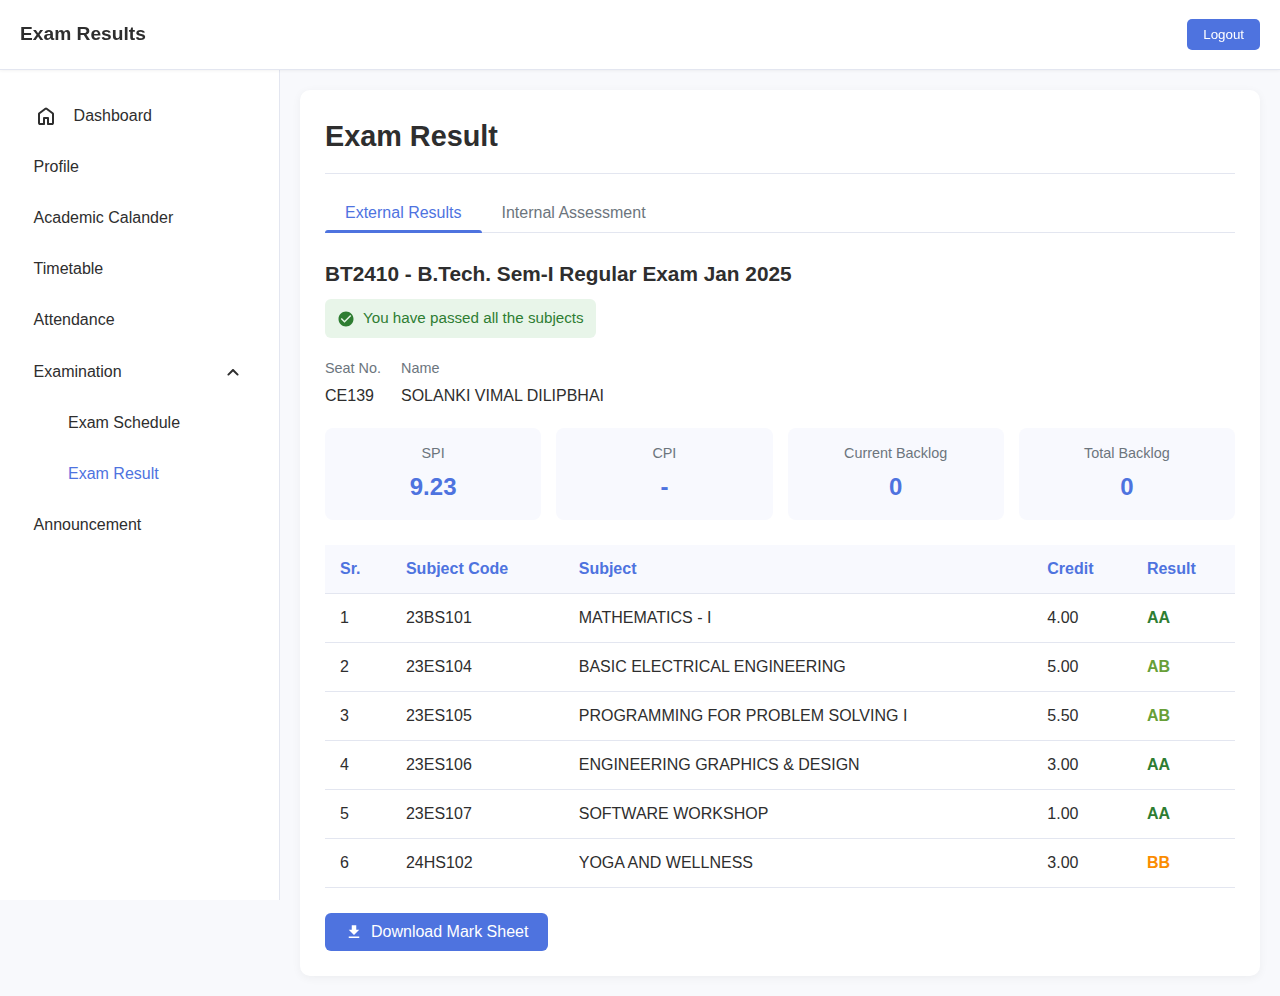
<file: student_portal/exam_result.html>
<!DOCTYPE html>
<html lang="en">
<head>
    <meta charset="UTF-8">
    <meta name="viewport" content="width=device-width, initial-scale=1.0">
    <title>Exam Results | Student Dashboard</title>
    <link rel="stylesheet" href="../css/index.css">
    <link rel="stylesheet" href="../css/student/exam_result.css">
</head>
<body>
    <div id="sidebar-overlay"></div>
    <!-- Navigation Bar -->
    <nav id="top-nav">
        <div class="nav-content">
            <button class="nav-menu-btn" onclick="toggleSidebar()">
                <svg xmlns="http://www.w3.org/2000/svg" height="24px" viewBox="0 -960 960 960" width="24px" fill="currentColor">
                    <path d="M120-240v-80h720v80H120Zm0-200v-80h720v80H120Zm0-200v-80h720v80H120Z"/>
                </svg>
                <span>Menu</span>
            </button>
            <span class="nav-title">Exam Results</span>
            <button class="logout-btn" onclick="window.location.href='../index.html'">Logout</button>
        </div>
    </nav>
    
    <!-- Sidebar -->
    <nav id="sidebar">
        <ul>
            <li>
                <a href="../dashboard.html">
                    <svg xmlns="http://www.w3.org/2000/svg" height="24px" viewBox="0 -960 960 960" width="24px" fill="currentColor">
                        <path d="M240-200h120v-200q0-17 11.5-28.5T400-440h160q17 0 28.5 11.5T600-400v200h120v-360L480-740 240-560v360Zm-80 0v-360q0-19 8.5-36t23.5-28l240-180q21-16 48-16t48 16l240 180q15 11 23.5 28t8.5 36v360q0 33-23.5 56.5T720-120H560q-17 0-28.5-11.5T520-160v-200h-80v200q0 17-11.5 28.5T400-120H240q-33 0-56.5-23.5T160-200Zm320-270Z"/>
                    </svg>
                    <span>Dashboard</span>
                </a>
            </li>
            <li>
                <a href="profile.html">
                    <span>Profile</span>
                </a>
            </li>
            <li>
                <a href="calender.html">
                    <span>Academic Calander</span>
                </a>
            </li>
            <li>
                <a href="Time_Table.html">
                    <span>Timetable</span>
                </a>
            </li>
            <li>
                <a href="attedance.html">
                    <span>Attendance</span>
                </a>
            </li>
            <li>
                <button onclick="toggleSubMenu(this)" class="dropdown-btn active">
                    <span>Examination</span>
                    <svg xmlns="http://www.w3.org/2000/svg" height="24px" viewBox="0 -960 960 960" width="24px" fill="currentColor">
                        <path d="M480-361q-8 0-15-2.5t-13-8.5L268-556q-11-11-11-28t11-28q11-11 28-11t28 11l156 156 156-156q11-11 28-11t28 11q11 11 11 28t-11 28L508-372q-6 6-13 8.5t-15 2.5Z"/>
                    </svg>
                </button>
                <ul class="sub-menu show">
                    <div>
                        <li><a href="exam_schedule.html">Exam Schedule</a></li>  
                        <li><a href="exam_result.html"class="active">Exam Result</a></li>
                    </div>
                </ul>
            </li>
            <li>
                <a href="announcement.html">
                    <span>Announcement</span>
                </a>
            </li>
        </ul>
    </nav>

    <!-- Main Content -->
    <main class="exam-result-main">
        <div class="exam-result-container">
            <h1>Exam Result</h1>
            
            <!-- Exam Type Navigation -->
            <nav class="result-type-nav">
                <button class="result-type-btn active" data-result-type="external">External Results</button>
                <button class="result-type-btn" data-result-type="internal">Internal Assessment</button>
            </nav>
            
            <!-- Result Content -->
            <div class="result-content">
                <!-- External Results Section -->
                <section id="external-results" class="result-section active">
                    <div class="result-header">
                        <h2>BT2410 - B.Tech. Sem-I Regular Exam Jan 2025</h2>
                        <div class="result-status success">
                            <svg xmlns="http://www.w3.org/2000/svg" viewBox="0 0 24 24">
                                <path d="M12 2C6.48 2 2 6.48 2 12s4.48 10 10 10 10-4.48 10-10S17.52 2 12 2zm-2 15l-5-5 1.41-1.41L10 14.17l7.59-7.59L19 8l-9 9z"/>
                            </svg>
                            <span>You have passed all the subjects</span>
                        </div>
                    </div>
                    
                    <div class="student-info">
                        <div class="info-item">
                            <span class="info-label">Seat No.</span>
                            <span class="info-value">CE139</span>
                        </div>
                        <div class="info-item">
                            <span class="info-label">Name</span>
                            <span class="info-value">SOLANKI VIMAL DILIPBHAI</span>
                        </div>
                    </div>
                    
                    <div class="performance-summary">
                        <div class="summary-card">
                            <span class="summary-label">SPI</span>
                            <span class="summary-value">9.23</span>
                        </div>
                        <div class="summary-card">
                            <span class="summary-label">CPI</span>
                            <span class="summary-value">-</span>
                        </div>
                        <div class="summary-card">
                            <span class="summary-label">Current Backlog</span>
                            <span class="summary-value">0</span>
                        </div>
                        <div class="summary-card">
                            <span class="summary-label">Total Backlog</span>
                            <span class="summary-value">0</span>
                        </div>
                    </div>
                    
                    <div class="result-table-container">
                        <table class="result-table">
                            <thead>
                                <tr>
                                    <th>Sr.</th>
                                    <th>Subject Code</th>
                                    <th>Subject</th>
                                    <th>Credit</th>
                                    <th>Result</th>
                                </tr>
                            </thead>
                            <tbody>
                                <tr>
                                    <td>1</td>
                                    <td>23BS101</td>
                                    <td>MATHEMATICS - I</td>
                                    <td>4.00</td>
                                    <td class="grade-aa">AA</td>
                                </tr>
                                <tr>
                                    <td>2</td>
                                    <td>23ES104</td>
                                    <td>BASIC ELECTRICAL ENGINEERING</td>
                                    <td>5.00</td>
                                    <td class="grade-ab">AB</td>
                                </tr>
                                <tr>
                                    <td>3</td>
                                    <td>23ES105</td>
                                    <td>PROGRAMMING FOR PROBLEM SOLVING I</td>
                                    <td>5.50</td>
                                    <td class="grade-ab">AB</td>
                                </tr>
                                <tr>
                                    <td>4</td>
                                    <td>23ES106</td>
                                    <td>ENGINEERING GRAPHICS & DESIGN</td>
                                    <td>3.00</td>
                                    <td class="grade-aa">AA</td>
                                </tr>
                                <tr>
                                    <td>5</td>
                                    <td>23ES107</td>
                                    <td>SOFTWARE WORKSHOP</td>
                                    <td>1.00</td>
                                    <td class="grade-aa">AA</td>
                                </tr>
                                <tr>
                                    <td>6</td>
                                    <td>24HS102</td>
                                    <td>YOGA AND WELLNESS</td>
                                    <td>3.00</td>
                                    <td class="grade-bb">BB</td>
                                </tr>
                            </tbody>
                        </table>
                    </div>
                    
                    <div class="result-actions">
                        <button class="download-btn">
                            <svg xmlns="http://www.w3.org/2000/svg" viewBox="0 0 24 24">
                                <path d="M19 9h-4V3H9v6H5l7 7 7-7zM5 18v2h14v-2H5z"/>
                            </svg>
                            Download Mark Sheet
                        </button>
                    </div>
                </section>
                
                <!-- Internal Assessment Section -->
                <section id="internal-results" class="result-section">
                    <div class="internal-header">
                        <h2>Internal Assessment Summary</h2>
                    </div>

                    <div class="student-info">
                        <div class="info-item">
                            <span class="info-label">Seat No.</span>
                            <span class="info-value">CE136</span>
                        </div>
                        <div class="info-item">
                            <span class="info-label">Name</span>
                            <span class="info-value">SOLANKI VIMAL DILIPBHAI</span>
                        </div>
                    </div>
                    
                    <div class="semester-selector">
                        <button class="semester-btn active" data-semester="1">Semester 1</button>
                        <button class="semester-btn" data-semester="2">Semester 2</button>
                    </div>
                    
                    <!-- Semester 1 Content -->
                    <div id="semester1-content" class="semester-content">
                        <div class="internal-table-container">
                            <table class="internal-table">
                                <thead>
                                    <tr>
                                        <th rowspan="2">Sr.</th>
                                        <th rowspan="2">Code</th>
                                        <th rowspan="2">Course</th>
                                        <th colspan="3">SESSIONAL 1</th>
                                        <th colspan="3">SESSIONAL 2</th>
                                        <th colspan="3">SESSIONAL 3</th>
                                    </tr>
                                    <tr>
                                        <th>Theory</th>
                                        <th>Practical</th>
                                        <th>Total</th>
                                        <th>Theory</th>
                                        <th>Practical</th>
                                        <th>Total</th>
                                        <th>Theory</th>
                                        <th>Practical</th>
                                        <th>Total</th>
                                    </tr>
                                </thead>
                                <tbody>
                                    <tr>
                                        <td>1</td>
                                        <td>23BS101</td>
                                        <td>MATHEMATICS - I</td>
                                        <td>34/36.00</td>
                                        <td>-</td>
                                        <td>34/36</td>
                                        <td>32/36.00</td>
                                        <td>-</td>
                                        <td>32/36</td>
                                        <td>34/36.00</td>
                                        <td>-</td>
                                        <td>34/36</td>
                                    </tr>
                                    <tr>
                                        <td>2</td>
                                        <td>23ES104</td>
                                        <td>BASIC ELECTRICAL ENGINEERING</td>
                                        <td>29/36.00</td>
                                        <td>-</td>
                                        <td>29/36</td>
                                        <td>31/36.00</td>
                                        <td>-</td>
                                        <td>31/36</td>
                                        <td>29/36.00</td>
                                        <td>-</td>
                                        <td>29/36</td>
                                    </tr>
                                    <tr>
                                        <td>3</td>
                                        <td>23ES105</td>
                                        <td>PROGRAMMING FOR PROBLEM SOLVING I</td>
                                        <td>25/36.00</td>
                                        <td>-</td>
                                        <td>25/36</td>
                                        <td>18/36.00</td>
                                        <td>-</td>
                                        <td>18/36</td>
                                        <td>22/36.00</td>
                                        <td>-</td>
                                        <td>22/36</td>
                                    </tr>
                                </tbody>
                            </table>
                        </div>
                    </div>
                    
                    <!-- Semester 2 Content -->
                    <div id="semester2-content" class="semester-content" style="display: none;">
                        <div class="internal-table-container">
                            <table class="internal-table">
                                <thead>
                                    <tr>
                                        <th rowspan="2">Sr.</th>
                                        <th rowspan="2">Code</th>
                                        <th rowspan="2">Course</th>
                                        <th colspan="3">SESSIONAL 1</th>
                                        <th colspan="3">SESSIONAL 2</th>
                                        <th colspan="3">SESSIONAL 3</th>
                                    </tr>
                                    <tr>
                                        <th>Theory</th>
                                        <th>Practical</th>
                                        <th>Total</th>
                                        <th>Theory</th>
                                        <th>Practical</th>
                                        <th>Total</th>
                                        <th>Theory</th>
                                        <th>Practical</th>
                                        <th>Total</th>
                                    </tr>
                                </thead>
                                <tbody>
                                    <tr>
                                        <td>1</td>
                                        <td>23BS201</td>
                                        <td>MATHEMATICS-II</td>
                                        <td>35/36.00</td>
                                        <td>-</td>
                                        <td>35/36</td>
                                        <td>26/36.00</td>
                                        <td>-</td>
                                        <td>26/36</td>
                                        <td>18/36.00</td>
                                        <td>-</td>
                                        <td>18/36</td>
                                    </tr>
                                    <tr>
                                        <td>2</td>
                                        <td>23BS205</td>
                                        <td>SEMICONDUCTOR PHYSICS</td>
                                        <td>35/36.00</td>
                                        <td>-</td>
                                        <td>35/36</td>
                                        <td>27/36.00</td>
                                        <td>-</td>
                                        <td>27/36</td>
                                        <td>20/36.00</td>
                                        <td>-</td>
                                        <td>20/36</td>
                                    </tr>
                                    <tr>
                                        <td>3</td>
                                        <td>23ES201</td>
                                        <td>PROGRAMMING FOR PROBLEM SOLVING II</td>
                                        <td>18/36.00</td>
                                        <td>-</td>
                                        <td>18/36</td>
                                        <td>30/36.00</td>
                                        <td>-</td>
                                        <td>30/36</td>
                                        <td>20/36.00</td>
                                        <td>-</td>
                                        <td>20/36</td>
                                    </tr>
                                </tbody>
                            </table>
                        </div>
                    </div>
                </section>
            </div>
        </div>
    </main>

    <script src="../js/app.js"></script>
    <script src="../js/exam_result.js"></script>
</body>
</html>
</file>
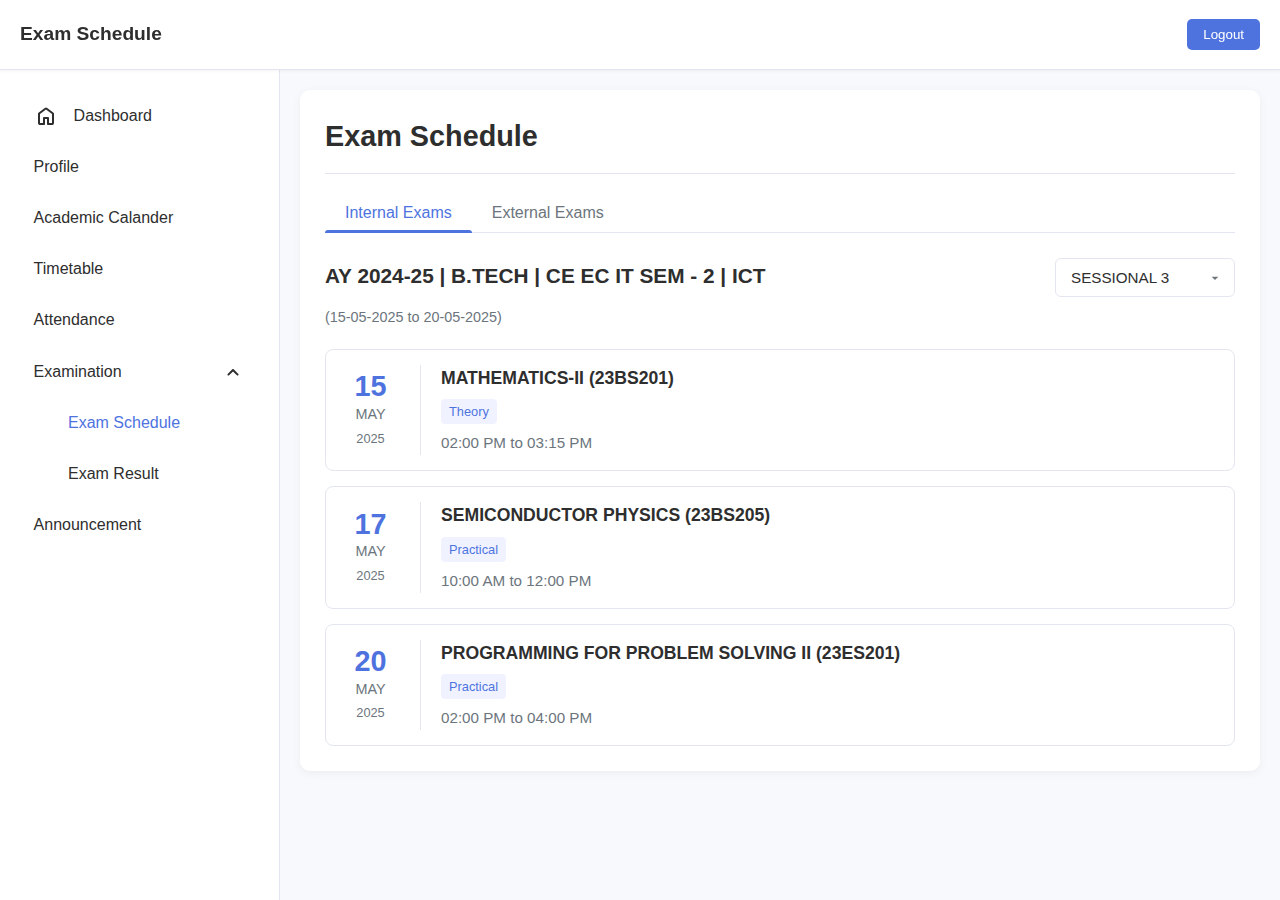
<file: student_portal/exam_schedule.html>
<!DOCTYPE html>
<html lang="en">
<head>
    <meta charset="UTF-8">
    <meta name="viewport" content="width=device-width, initial-scale=1.0">
    <title>Exam Schedule | Student Dashboard</title>
    <link rel="stylesheet" href="../css/index.css">
    <link rel="stylesheet" href="../css/student/exam_schedule.css">
</head>
<body>
    <div id="sidebar-overlay"></div>
    <!-- Navigation Bar -->
    <nav id="top-nav">
        <div class="nav-content">
            <button class="nav-menu-btn" onclick="toggleSidebar()">
                <svg xmlns="http://www.w3.org/2000/svg" height="24px" viewBox="0 -960 960 960" width="24px" fill="currentColor">
                    <path d="M120-240v-80h720v80H120Zm0-200v-80h720v80H120Zm0-200v-80h720v80H120Z"/>
                </svg>
                <span>Menu</span>
            </button>
            <span class="nav-title">Exam Schedule</span>
            <button class="logout-btn" onclick="window.location.href='../index.html'">Logout</button>
        </div>
    </nav>
    
    <!-- Sidebar -->
    <nav id="sidebar">
        <ul>
            <li>
                <a href="../dashboard.html">
                    <svg xmlns="http://www.w3.org/2000/svg" height="24px" viewBox="0 -960 960 960" width="24px" fill="currentColor">
                        <path d="M240-200h120v-200q0-17 11.5-28.5T400-440h160q17 0 28.5 11.5T600-400v200h120v-360L480-740 240-560v360Zm-80 0v-360q0-19 8.5-36t23.5-28l240-180q21-16 48-16t48 16l240 180q15 11 23.5 28t8.5 36v360q0 33-23.5 56.5T720-120H560q-17 0-28.5-11.5T520-160v-200h-80v200q0 17-11.5 28.5T400-120H240q-33 0-56.5-23.5T160-200Zm320-270Z"/>
                    </svg>
                    <span>Dashboard</span>
                </a>
            </li>
            <li>
                <a href="profile.html">
                    <span>Profile</span>
                </a>
            </li>
            <li>
                <a href="calender.html">
                    <span>Academic Calander</span>
                </a>
            </li>
            <li>
                <a href="Time_Table.html">
                    <span>Timetable</span>
                </a>
            </li>
            <li>
                <a href="attedance.html">
                    <span>Attendance</span>
                </a>
            </li>
            <li>
                <button onclick="toggleSubMenu(this)" class="dropdown-btn active">
                    <span>Examination</span>
                    <svg xmlns="http://www.w3.org/2000/svg" height="24px" viewBox="0 -960 960 960" width="24px" fill="currentColor">
                        <path d="M480-361q-8 0-15-2.5t-13-8.5L268-556q-11-11-11-28t11-28q11-11 28-11t28 11l156 156 156-156q11-11 28-11t28 11q11 11 11 28t-11 28L508-372q-6 6-13 8.5t-15 2.5Z"/>
                    </svg>
                </button>
                <ul class="sub-menu show">
                    <div>
                        <li><a href="exam_schedule.html" class="active">Exam Schedule</a></li>  
                        <li><a href="exam_result.html">Exam Result</a></li>
                    </div>
                </ul>
            </li>
            <li>
                <a href="announcement.html">
                    <span>Announcement</span>
                </a>
            </li>
        </ul>
    </nav>

    <!-- Main Content -->
    <main class="exam-schedule-main">
        <div class="exam-schedule-container">
            <h1>Exam Schedule</h1>
            
            <!-- Exam Type Navigation -->
            <nav class="exam-type-nav">
                <button class="exam-type-btn active" data-exam-type="internal">Internal Exams</button>
                <button class="exam-type-btn" data-exam-type="external">External Exams</button>
            </nav>
            
            <!-- Exam Schedule Content -->
            <div class="exam-content">
                <!-- Internal Exams Section -->
                
                <!-- Internal Exams Section -->
                <section id="internal-exams" class="exam-section active">
                    <div class="exam-header">
                        <div class="exam-selector">
                            <h2>AY 2024-25 | B.TECH | CE EC IT SEM - 2 | ICT</h2>
                            <div class="select-wrapper">
                                <select id="sessional-select" class="exam-select">
                                    <option value="sessional1">SESSIONAL 1</option>
                                    <option value="sessional2">SESSIONAL 2</option>
                                    <option value="sessional3" selected>SESSIONAL 3</option>
                                </select>
                                <svg class="select-arrow" xmlns="http://www.w3.org/2000/svg" viewBox="0 0 24 24">
                                    <path d="M7 10l5 5 5-5z"/>
                                </svg>
                            </div>
                        </div>
                        <p class="exam-date-range">(15-05-2025 to 20-05-2025)</p>
                    </div>
                    
                    <!-- Sessional 1 Content -->
                    <div id="sessional1-content" class="sessional-content" style="display: none;">
                        <div class="exam-list">
                            <div class="exam-item">
                                <div class="exam-date">
                                    <span class="day">15</span>
                                    <span class="month">NOV</span>
                                    <span class="year">2024</span>
                                </div>
                                <div class="exam-details">
                                    <h3>MATHEMATICS-II (23BS201)</h3>
                                    <p class="exam-type">Theory</p>
                                    <p class="exam-time">10:00 AM to 11:15 AM</p>
                                </div>
                            </div>
                            
                            <div class="exam-item">
                                <div class="exam-date">
                                    <span class="day">17</span>
                                    <span class="month">NOV</span>
                                    <span class="year">2024</span>
                                </div>
                                <div class="exam-details">
                                    <h3>SEMICONDUCTOR PHYSICS (23BS205)</h3>
                                    <p class="exam-type">Theory</p>
                                    <p class="exam-time">10:00 AM to 11:15 AM</p>
                                </div>
                            </div>

                            <div class="exam-item">
                                <div class="exam-date">
                                    <span class="day">19</span>
                                    <span class="month">NOV</span>
                                    <span class="year">2024</span>
                                </div>
                                <div class="exam-details">
                                    <h3>PROGRAMMING FOR PROBLEM SOLVING II (23ES201)</h3>
                                    <p class="exam-type">Theory</p>
                                    <p class="exam-time">10:00 AM to 11:15 AM</p>
                                </div>
                            </div>
                            
                            <div class="no-schedule" style="display: none;">
                                <p>No Sessional 1 Exam Schedule Found</p>
                            </div>
                        </div>
                    </div>
                    
                    <!-- Sessional 2 Content -->
                    <div id="sessional2-content" class="sessional-content" style="display: none;">
                        <div class="exam-list">
                            <div class="exam-item">
                                <div class="exam-date">
                                    <span class="day">24</span>
                                    <span class="month">MAR</span>
                                    <span class="year">2025</span>
                                </div>
                                <div class="exam-details">
                                    <h3>MATHEMATICS-II (23BS201)</h3>
                                    <p class="exam-type">Theory</p>
                                    <p class="exam-time">09:15 AM to 10:30 AM</p>
                                </div>
                            </div>
                            
                            <div class="exam-item">
                                <div class="exam-date">
                                    <span class="day">26</span>
                                    <span class="month">MAR</span>
                                    <span class="year">2025</span>
                                </div>
                                <div class="exam-details">
                                    <h3>SEMICONDUCTOR PHYSICS (23BS205)</h3>
                                    <p class="exam-type">Theory</p>
                                    <p class="exam-time">09:15 AM to 10:30 AM</p>
                                </div>
                            </div>
                            
                            <div class="exam-item">
                                <div class="exam-date">
                                    <span class="day">28</span>
                                    <span class="month">MAR</span>
                                    <span class="year">2025</span>
                                </div>
                                <div class="exam-details">
                                    <h3>PROGRAMMING FOR PROBLEM SOLVING II (23ES201)</h3>
                                    <p class="exam-type">Theory</p>
                                    <p class="exam-time">09:15 AM to 10:30 AM</p>
                                </div>
                            </div>
                        </div>
                    </div>
                    
                    <!-- Sessional 3 Content (Default shown) -->
                    <div id="sessional3-content" class="sessional-content">
                        <div class="exam-list">
                            <div class="exam-item">
                                <div class="exam-date">
                                    <span class="day">15</span>
                                    <span class="month">MAY</span>
                                    <span class="year">2025</span>
                                </div>
                                <div class="exam-details">
                                    <h3>MATHEMATICS-II (23BS201)</h3>
                                    <p class="exam-type">Theory</p>
                                    <p class="exam-time">02:00 PM to 03:15 PM</p>
                                </div>
                            </div>
                            
                            <div class="exam-item">
                                <div class="exam-date">
                                    <span class="day">17</span>
                                    <span class="month">MAY</span>
                                    <span class="year">2025</span>
                                </div>
                                <div class="exam-details">
                                    <h3>SEMICONDUCTOR PHYSICS (23BS205)</h3>
                                    <p class="exam-type">Practical</p>
                                    <p class="exam-time">10:00 AM to 12:00 PM</p>
                                </div>
                            </div>
                            
                            <div class="exam-item">
                                <div class="exam-date">
                                    <span class="day">20</span>
                                    <span class="month">MAY</span>
                                    <span class="year">2025</span>
                                </div>
                                <div class="exam-details">
                                    <h3>PROGRAMMING FOR PROBLEM SOLVING II (23ES201)</h3>
                                    <p class="exam-type">Practical</p>
                                    <p class="exam-time">02:00 PM to 04:00 PM</p>
                                </div>
                            </div>
                        </div>
                    </div>
                </section>
                
                <!-- External Exams Section -->
                <section id="external-exams" class="exam-section">
                    <div class="exam-header">
                        <h2>BT2410 - B.Tech. Sem-I Regular Exam Jan-2025</h2>
                        <p class="exam-date-range">(16-01-2025 to 25-01-2025)</p>
                    </div>
                    
                    <div class="exam-list">
                        <!-- Exam Item 1 -->
                        <div class="exam-item">
                            <div class="exam-date">
                                <span class="day">16</span>
                                <span class="month">JAN</span>
                                <span class="year">2025</span>
                                <span class="day-name">Thursday</span>
                            </div>
                            <div class="exam-details">
                                <h3>MATHEMATICS - I (23BS101)</h3>
                                <p class="exam-type">Theory</p>
                                <p class="exam-time">10:00 AM - 01:00 PM</p>
                            </div>
                        </div>
                        
                        <!-- Exam Item 2 -->
                        <div class="exam-item">
                            <div class="exam-date">
                                <span class="day">17</span>
                                <span class="month">JAN</span>
                                <span class="year">2025</span>
                                <span class="day-name">Friday</span>
                            </div>
                            <div class="exam-details">
                                <h3>BASIC ELECTRICAL ENGINEERING (23ES104)</h3>
                                <p class="exam-type">Theory</p>
                                <p class="exam-time">10:00 AM - 01:00 PM</p>
                            </div>
                        </div>
                        
                        <!-- Exam Item 3 -->
                        <div class="exam-item">
                            <div class="exam-date">
                                <span class="day">18</span>
                                <span class="month">JAN</span>
                                <span class="year">2025</span>
                                <span class="day-name">Saturday</span>
                            </div>
                            <div class="exam-details">
                                <h3>PROGRAMMING FOR PROBLEM SOLVING I (23ES105)</h3>
                                <p class="exam-type">Theory</p>
                                <p class="exam-time">10:00 AM - 01:00 PM</p>
                            </div>
                        </div>
                        
                        <!-- Exam Item 4 -->
                        <div class="exam-item">
                            <div class="exam-date">
                                <span class="day">20</span>
                                <span class="month">JAN</span>
                                <span class="year">2025</span>
                                <span class="day-name">Monday</span>
                            </div>
                            <div class="exam-details">
                                <h3>YOGA AND WELLNESS (24HS102)</h3>
                                <p class="exam-type">Practical</p>
                                <p class="exam-time">10:00 AM - 12:00 PM</p>
                            </div>
                        </div>
                    </div>
                    
                    <!-- <div class="no-schedule">
                        <p>No External Exam Schedule Found</p>
                    </div> -->
                </section>
            </div>
        </div>
    </main>

    <script src="../js/app.js"></script>
    <script src="../js/exam_schedule.js"></script>
</body>
</html>
</file>
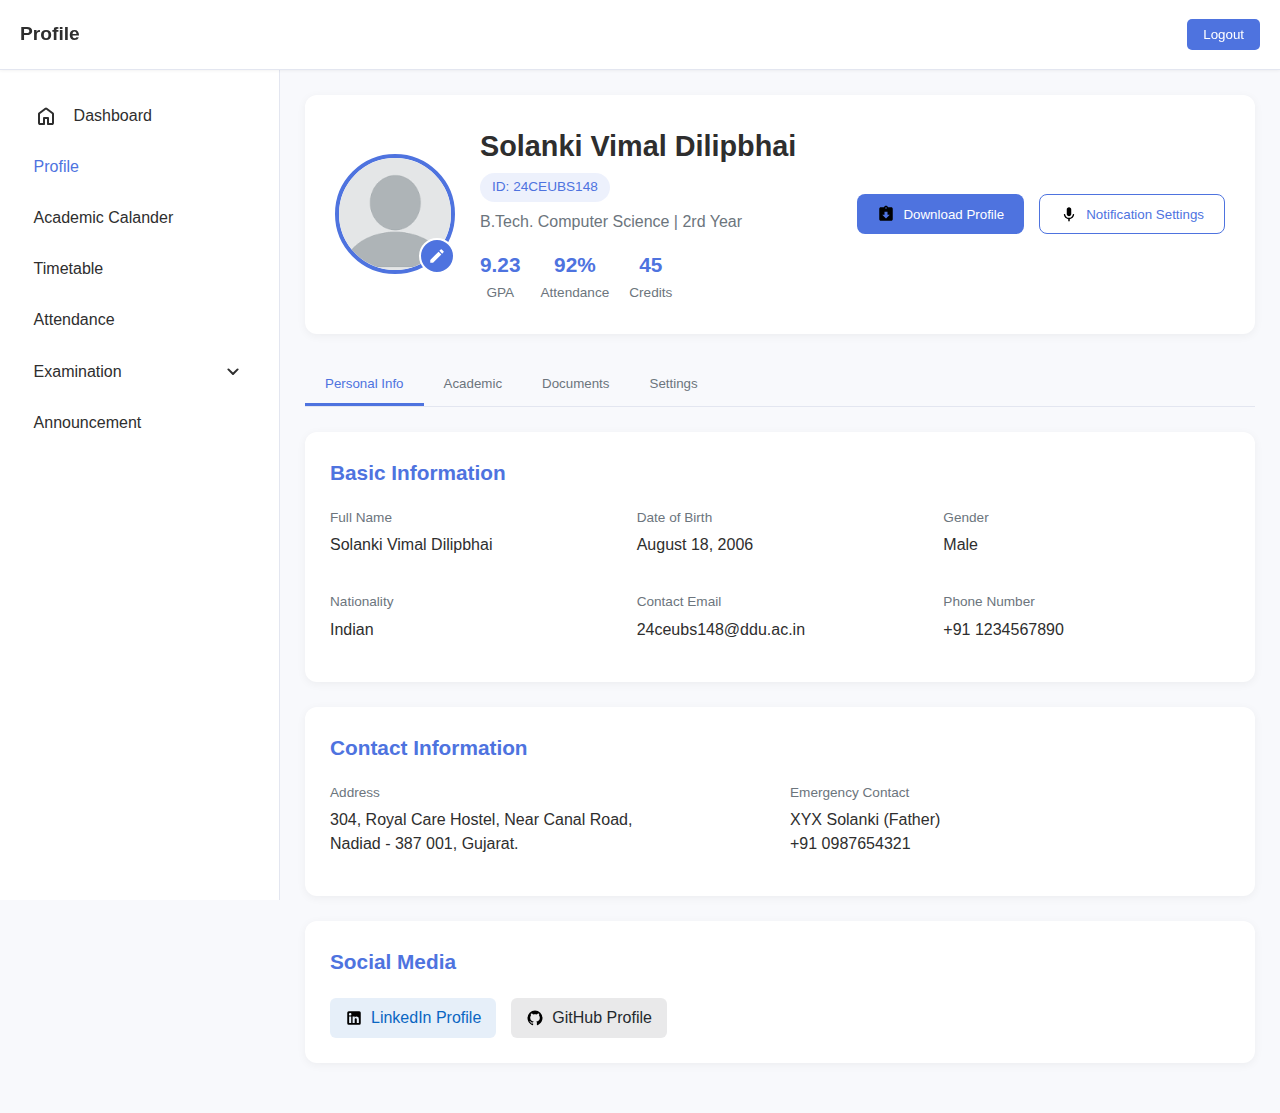
<file: student_portal/profile.html>
<!DOCTYPE html>
<html lang="en">
<head>
    <meta charset="UTF-8">
    <meta name="viewport" content="width=device-width, initial-scale=1.0">
    <title>Profile | Student Dashboard</title>
    <link rel="stylesheet" href="../css/index.css">
    <link rel="stylesheet" href="../css/student/profile.css">
</head>
<body>
    <div id="sidebar-overlay"></div>
    <!-- Navigation Bar -->
    <nav id="top-nav">
        <div class="nav-content">
            <button class="nav-menu-btn" onclick="toggleSidebar()">
                <svg xmlns="http://www.w3.org/2000/svg" height="24px" viewBox="0 -960 960 960" width="24px" fill="currentColor">
                    <path d="M120-240v-80h720v80H120Zm0-200v-80h720v80H120Zm0-200v-80h720v80H120Z"/>
                </svg>
                <span>Menu</span>
            </button>
            <span class="nav-title">Profile</span>
            <button class="logout-btn" onclick="window.location.href='../index.html'">Logout</button>
        </div>
    </nav>
    
    <!-- Sidebar -->
    <nav id="sidebar">
        <ul>
            <li>
                <a href="../dashboard.html">
                    <svg xmlns="http://www.w3.org/2000/svg" height="24px" viewBox="0 -960 960 960" width="24px" fill="currentColor">
                        <path d="M240-200h120v-200q0-17 11.5-28.5T400-440h160q17 0 28.5 11.5T600-400v200h120v-360L480-740 240-560v360Zm-80 0v-360q0-19 8.5-36t23.5-28l240-180q21-16 48-16t48 16l240 180q15 11 23.5 28t8.5 36v360q0 33-23.5 56.5T720-120H560q-17 0-28.5-11.5T520-160v-200h-80v200q0 17-11.5 28.5T400-120H240q-33 0-56.5-23.5T160-200Zm320-270Z"/>
                    </svg>
                    <span>Dashboard</span>
                </a>
            </li>
            <li class="active">
                <a href="profile.html">
                    <span>Profile</span>
                </a>
            </li>
            <li>
                <a href="calender.html">
                    <span>Academic Calander</span>
                </a>
            </li>
            <li>
                <a href="Time_Table.html">
                    <span>Timetable</span>
                </a>
            </li>
            <li>
                <a href="attedance.html">
                    <span>Attendance</span>
                </a>
            </li>
            <li>
                <button onclick="toggleSubMenu(this)" class="dropdown-btn">
                    <span>Examination</span>
                    <svg xmlns="http://www.w3.org/2000/svg" height="24px" viewBox="0 -960 960 960" width="24px" fill="currentColor">
                        <path d="M480-361q-8 0-15-2.5t-13-8.5L268-556q-11-11-11-28t11-28q11-11 28-11t28 11l156 156 156-156q11-11 28-11t28 11q11 11 11 28t-11 28L508-372q-6 6-13 8.5t-15 2.5Z"/>
                    </svg>
                </button>
                <ul class="sub-menu">
                    <div>
                        <li><a href="exam_schedule.html">Exam Schedule</a></li>  
                        <li><a href="exam_result.html">Exam Result</a></li>
                    </div>
                </ul>
            </li>
            <li>
                <a href="announcement.html">
                    <span>Announcement</span>
                </a>
            </li>
        </ul>
    </nav>

    <main class="profile-main">
        <!-- Profile Header -->
        <section class="profile-header">
            <div class="profile-identity">
                <div class="avatar-container">
                    <img src="../images/Profile.png" alt="Student Avatar" class="profile-avatar">
                    <button class="avatar-edit-btn">
                        <svg viewBox="0 0 24 24">
                            <path d="M3 17.25V21h3.75L17.81 9.94l-3.75-3.75L3 17.25zM20.71 7.04c.39-.39.39-1.02 0-1.41l-2.34-2.34a.9959.9959 0 0 0-1.41 0l-1.83 1.83 3.75 3.75 1.83-1.83z"/>
                        </svg>
                    </button>
                </div>
                <div class="profile-info">
                    <h1>Solanki Vimal Dilipbhai</h1>
                    <p class="student-id">ID: 24CEUBS148</p>
                    <p class="student-program">B.Tech. Computer Science | 2rd Year</p>
                    <div class="profile-stats">
                        <div class="stat-item">
                            <span class="stat-value">9.23</span>
                            <span class="stat-label">GPA</span>
                        </div>
                        <div class="stat-item">
                            <span class="stat-value">92%</span>
                            <span class="stat-label">Attendance</span>
                        </div>
                        <div class="stat-item">
                            <span class="stat-value">45</span>
                            <span class="stat-label">Credits</span>
                        </div>
                    </div>
                </div>
            </div>
            <div class="profile-actions">
                <button class="btn primary">
                    <svg viewBox="0 0 24 24">
                        <path d="M19 3h-4.18C14.4 1.84 13.3 1 12 1c-1.3 0-2.4.84-2.82 2H5c-1.1 0-2 .9-2 2v14c0 1.1.9 2 2 2h14c1.1 0 2-.9 2-2V5c0-1.1-.9-2-2-2zm-7 0c.55 0 1 .45 1 1s-.45 1-1 1-1-.45-1-1 .45-1 1-1zm0 15l-5-5h3V9h4v4h3l-5 5z"/>
                    </svg>
                    Download Profile
                </button>
                <button class="btn secondary">
                    <svg viewBox="0 0 24 24">
                        <path d="M12 15c1.66 0 3-1.34 3-3V6c0-1.66-1.34-3-3-3S9 4.34 9 6v6c0 1.66 1.34 3 3 3zm5.91-3c-.49 0-.9.36-.98.85C16.52 15.22 14.47 17 12 17s-4.52-1.78-4.93-4.15c-.08-.49-.49-.85-.98-.85-.61 0-1.09.54-1 1.14.49 3 2.89 5.35 5.91 5.78V21c0 .55.45 1 1 1s1-.45 1-1v-2.08c3.02-.43 5.42-2.78 5.91-5.78.1-.6-.39-1.14-1-1.14z"/>
                    </svg>
                    Notification Settings
                </button>
            </div>
        </section>

        <!-- Profile Content Tabs -->
        <div class="profile-tabs">
            <button class="tab-btn active" data-tab="personal">Personal Info</button>
            <button class="tab-btn" data-tab="academic">Academic</button>
            <button class="tab-btn" data-tab="documents">Documents</button>
            <button class="tab-btn" data-tab="settings">Settings</button>
        </div>

        <!-- Tab Content -->
        <div class="tab-content">
            <!-- Personal Info Tab -->
            <div id="personal" class="tab-pane active">

                <div class="profile-section">
                    <h2 class="section-title">Basic Information</h2>
                    <div class="info-grid">
                        <div class="info-item">
                            <label>Full Name</label>
                            <p>Solanki Vimal Dilipbhai</p>
                        </div>
                        <div class="info-item">
                            <label>Date of Birth</label>
                            <p>August 18, 2006</p>
                        </div>
                        <div class="info-item">
                            <label>Gender</label>
                            <p>Male</p>
                        </div>
                        <div class="info-item">
                            <label>Nationality</label>
                            <p>Indian</p>
                        </div>
                        <div class="info-item">
                            <label>Contact Email</label>
                            <p>24ceubs148@ddu.ac.in</p>
                        </div>
                        <div class="info-item">
                            <label>Phone Number</label>
                            <p>+91 1234567890</p>
                        </div>
                    </div>
                </div>

                <div class="profile-section">
                    <h2 class="section-title">Contact Information</h2>
                    <div class="info-grid">
                        <div class="info-item">
                            <label>Address</label>
                            <p>304, Royal Care Hostel, Near Canal Road,<br>Nadiad - 387 001, Gujarat.</p>
                        </div>
                        <div class="info-item">
                            <label>Emergency Contact</label>
                            <p>XYX Solanki (Father)<br>+91 0987654321</p>
                        </div>
                    </div>
                </div>

                <div class="profile-section">
                    <h2 class="section-title">Social Media</h2>
                    <div class="social-links">
                        <a href="https://www.linkedin.com/in/vimalsolanki2006/" class="social-link linkedin" target="_blank">
                            <svg viewBox="0 0 24 24">
                                <path d="M19 3a2 2 0 0 1 2 2v14a2 2 0 0 1-2 2H5a2 2 0 0 1-2-2V5a2 2 0 0 1 2-2h14m-.5 15.5v-5.3a3.26 3.26 0 0 0-3.26-3.26c-.85 0-1.84.52-2.32 1.3v-1.11h-2.79v8.37h2.79v-4.93c0-.77.62-1.4 1.39-1.4a1.4 1.4 0 0 1 1.4 1.4v4.93h2.79M6.88 8.56a1.68 1.68 0 0 0 1.68-1.68c0-.93-.75-1.69-1.68-1.69a1.69 1.69 0 0 0-1.69 1.69c0 .93.76 1.68 1.69 1.68m1.39 9.94v-8.37H5.5v8.37h2.77z"/>
                            </svg>
                            LinkedIn Profile
                        </a>
                        <a href="https://github.com/vimalsolanki2006" class="social-link github" target="_blank">
                            <svg viewBox="0 0 24 24">
                                <path d="M12 2A10 10 0 0 0 2 12c0 4.42 2.87 8.17 6.84 9.5.5.08.66-.23.66-.5v-1.69c-2.77.6-3.36-1.34-3.36-1.34-.46-1.16-1.11-1.47-1.11-1.47-.91-.62.07-.6.07-.6 1 .07 1.53 1.03 1.53 1.03.87 1.52 2.34 1.07 2.91.83.09-.65.35-1.09.63-1.34-2.22-.25-4.55-1.11-4.55-4.92 0-1.11.38-2 1.03-2.71-.1-.25-.45-1.29.1-2.64 0 0 .84-.27 2.75 1.02.79-.22 1.65-.33 2.5-.33.85 0 1.71.11 2.5.33 1.91-1.29 2.75-1.02 2.75-1.02.55 1.35.2 2.39.1 2.64.65.71 1.03 1.6 1.03 2.71 0 3.82-2.34 4.66-4.57 4.91.36.31.69.92.69 1.85V21c0 .27.16.59.67.5C19.14 20.16 22 16.42 22 12A10 10 0 0 0 12 2z"/>
                            </svg>
                            GitHub Profile
                        </a>
                    </div>
                </div>
            </div>

            <!-- Academic Tab -->
            <div id="academic" class="tab-pane">
                <div class="profile-section">
                    <h2 class="section-title">Academic Information</h2>
                    <div class="info-grid">
                        <div class="info-item">
                            <label>Student ID</label>
                            <p>24CEUBS148</p>
                        </div>
                        <div class="info-item">
                            <label>Program</label>
                            <p>Bachelor of Technology in Computer Science</p>
                        </div>
                        <div class="info-item">
                            <label>Department</label>
                            <p>Computer Science</p>
                        </div>
                        <div class="info-item">
                            <label>Enrollment Date</label>
                            <p>August 10, 2024</p>
                        </div>
                        <div class="info-item">
                            <label>Expected Graduation</label>
                            <p>May 2028</p>
                        </div>
                        <div class="info-item">
                            <label>Academic Standing</label>
                            <p class="status good">Good Standing</p>
                        </div>
                    </div>
                </div>

                <div class="profile-section">
                    <h2 class="section-title">Current Enrolled Courses</h2>
                    <div class="courses-list">
                        <div class="course-item">
                            <div class="course-code">23BS101</div>
                            <div class="course-details">
                                <h3>MATHEMATICS-II</h3>
                                <p>Prof. Vimal Patel • 4 Credits</p>
                            </div>
                            <div class="course-grade">-</div>
                        </div>
                        <div class="course-item">
                            <div class="course-code">23BS205</div>
                            <div class="course-details">
                                <h3>SEMICONDUCTOR PHYSICS</h3>
                                <p>Dr. Shaifali Malukani • 5 Credits</p>
                            </div>
                            <div class="course-grade">-</div>
                        </div>
                        <div class="course-item">
                            <div class="course-code">23ES201</div>
                            <div class="course-details">
                                <h3>PROGRAMMING FOR PROBLEM SOLVING II</h3>
                                <p>Mr. Chintan Chaterjee • 5.5 Credits</p>
                            </div>
                            <div class="course-grade">-</div>
                        </div>
                        <div class="course-item">
                            <div class="course-code">23ES202</div>
                            <div class="course-details">
                                <h3>HARDWARE WORKSHOP</h3>
                                <p>Mr. Prashant Jadav • 2 Credits</p>
                            </div>
                            <div class="course-grade">-</div>
                        </div>
                        <div class="course-item">
                            <div class="course-code">23SM201</div>
                            <div class="course-details">
                                <h3>ENVIRONMENTAL STUDIES</h3>
                                <p>Mr.Sanjay Bhimani • 0 Credits</p>
                            </div>
                            <div class="course-grade">-</div>
                        </div>
                    </div>
                </div>
            </div>

            <!-- Documents Tab -->
            <div id="documents" class="tab-pane">
                <div class="profile-section">
                    <h2 class="section-title">Academic Documents</h2>
                    <div class="documents-list">
                        <div class="document-item">
                            <div class="document-icon">
                                <svg viewBox="0 0 24 24">
                                    <path d="M14 2H6c-1.1 0-1.99.9-1.99 2L4 20c0 1.1.89 2 1.99 2H18c1.1 0 2-.9 2-2V8l-6-6zm2 16H8v-2h8v2zm0-4H8v-2h8v2zm-3-5V3.5L18.5 9H13z"/>
                                </svg>
                            </div>
                            <div class="document-details">
                                <h3>Class 12 Marksheet</h3>
                                <p>PDF • 245 KB • Dec 15, 2024</p>
                            </div>
                            <button class="document-action">
                                <svg viewBox="0 0 24 24">
                                    <path d="M19 9h-4V3H9v6H5l7 7 7-7zM5 18v2h14v-2H5z"/>
                                </svg>
                            </button>
                        </div>
                        <div class="document-item">
                            <div class="document-icon">
                                <svg viewBox="0 0 24 24">
                                    <path d="M14 2H6c-1.1 0-1.99.9-1.99 2L4 20c0 1.1.89 2 1.99 2H18c1.1 0 2-.9 2-2V8l-6-6zm2 16H8v-2h8v2zm0-4H8v-2h8v2zm-3-5V3.5L18.5 9H13z"/>
                                </svg>
                            </div>
                            <div class="document-details">
                                <h3>Aadhar Card</h3>
                                <p>PDF • 245 KB • Dec 15, 2024</p>
                            </div>
                            <button class="document-action">
                                <svg viewBox="0 0 24 24">
                                    <path d="M19 9h-4V3H9v6H5l7 7 7-7zM5 18v2h14v-2H5z"/>
                                </svg>
                            </button>
                        </div>
                        <div class="document-item">
                            <div class="document-icon">
                                <svg viewBox="0 0 24 24">
                                    <path d="M14 2H6c-1.1 0-1.99.9-1.99 2L4 20c0 1.1.89 2 1.99 2H18c1.1 0 2-.9 2-2V8l-6-6zm2 16H8v-2h8v2zm0-4H8v-2h8v2zm-3-5V3.5L18.5 9H13z"/>
                                </svg>
                            </div>
                            <div class="document-details">
                                <h3>Enrollment Certificate</h3>
                                <p>PDF • 180 KB • Jan 5, 2025</p>
                            </div>
                            <button class="document-action">
                                <svg viewBox="0 0 24 24">
                                    <path d="M19 9h-4V3H9v6H5l7 7 7-7zM5 18v2h14v-2H5z"/>
                                </svg>
                            </button>
                        </div>
                    </div>
                </div>
            </div>

            <!-- Settings Tab -->
            <div id="settings" class="tab-pane">
                <div class="profile-section">
                    <h2 class="section-title">Account Settings</h2>
                    <form class="settings-form">
                        <div class="form-group">
                            <label for="email">Email Address</label>
                            <input type="email" id="email" value="24ceubs148@ddu.ac.in">
                        </div>
                        <div class="form-group">
                            <label for="phone">Phone Number</label>
                            <input type="tel" id="phone" value="+91 1234567890">
                        </div>
                        <div class="form-group">
                            <label for="password">Change Password</label>
                            <input type="password" id="password" placeholder="Enter new password">
                        </div>
                        <div class="form-group">
                            <label for="notifications">Notification Preferences</label>
                            <select id="notifications">
                                <option>All Notifications</option>
                                <option>Important Only</option>
                                <option>Disabled</option>
                            </select>
                        </div>
                        <div class="form-actions">
                            <button type="button" class="btn secondary">Cancel</button>
                            <button type="submit" class="btn primary">Save Changes</button>
                        </div>
                    </form>
                </div>
            </div>
        </div>

    </main>
    
    <script src="../js/app.js"></script>
    <script src="../js/profile.js"></script>

</body>
</html>
</file>
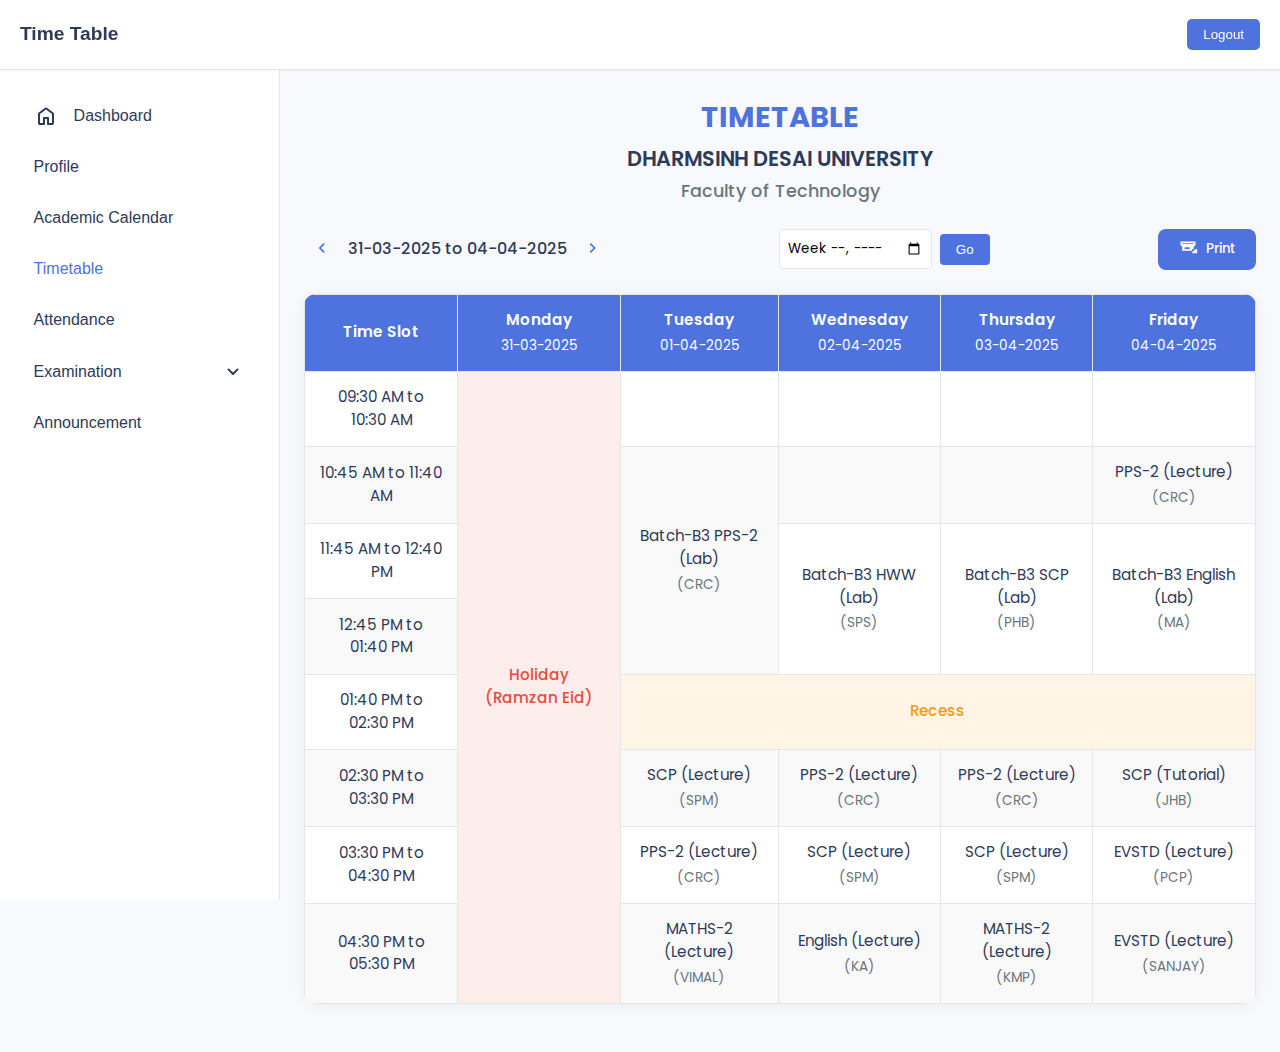
<file: student_portal/Time_Table.html>
<!DOCTYPE html>
<html lang="en">
<head>
    <meta charset="UTF-8">
    <meta name="viewport" content="width=device-width, initial-scale=1.0">
    <title>Timetable | Student Dashboard</title>
    <link rel="stylesheet" href="../css/index.css">
    <link rel="stylesheet" href="../css/student/timeTable.css">
    <link href="https://fonts.googleapis.com/css2?family=Poppins:wght@400;500;600;700&display=swap" rel="stylesheet">
</head>
<body>
    <div id="sidebar-overlay"></div>
    <!-- Navigation Bar -->
    <nav id="top-nav">
        <div class="nav-content">
            <button class="nav-menu-btn" onclick="toggleSidebar()">
                <svg xmlns="http://www.w3.org/2000/svg" height="24px" viewBox="0 -960 960 960" width="24px" fill="currentColor">
                    <path d="M120-240v-80h720v80H120Zm0-200v-80h720v80H120Zm0-200v-80h720v80H120Z"/>
                </svg>
                <span>Menu</span>
            </button>
            <span class="nav-title">Time Table</Table></span>
            <button class="logout-btn" onclick="window.location.href='../index.html'">Logout</button>
        </div>
    </nav>
    
    <!-- Sidebar -->
    <nav id="sidebar">
        <ul>
            <li>
                <a href="../dashboard.html">
                    <svg xmlns="http://www.w3.org/2000/svg" height="24px" viewBox="0 -960 960 960" width="24px" fill="currentColor">
                        <path d="M240-200h120v-200q0-17 11.5-28.5T400-440h160q17 0 28.5 11.5T600-400v200h120v-360L480-740 240-560v360Zm-80 0v-360q0-19 8.5-36t23.5-28l240-180q21-16 48-16t48 16l240 180q15 11 23.5 28t8.5 36v360q0 33-23.5 56.5T720-120H560q-17 0-28.5-11.5T520-160v-200h-80v200q0 17-11.5 28.5T400-120H240q-33 0-56.5-23.5T160-200Zm320-270Z"/>
                    </svg>
                    <span>Dashboard</span>
                </a>
            </li>
            <li>
                <a href="profile.html">
                    <span>Profile</span>
                </a>
            </li>
            <li>
                <a href="calender.html">
                    <span>Academic Calendar</span>
                </a>
            </li>
            <li class="active">
                <a href="Time_Table.html">
                    <span>Timetable</span>
                </a>
            </li>
            <li>
                <a href="attedance.html">
                    <span>Attendance</span>
                </a>
            </li>
            <li>
                <button onclick="toggleSubMenu(this)" class="dropdown-btn">
                    <span>Examination</span>
                    <svg xmlns="http://www.w3.org/2000/svg" height="24px" viewBox="0 -960 960 960" width="24px" fill="currentColor">
                        <path d="M480-361q-8 0-15-2.5t-13-8.5L268-556q-11-11-11-28t11-28q11-11 28-11t28 11l156 156 156-156q11-11 28-11t28 11q11 11 11 28t-11 28L508-372q-6 6-13 8.5t-15 2.5Z"/>
                    </svg>
                </button>
                <ul class="sub-menu">
                    <div>
                        <li><a href="exam_schedule.html">Exam Schedule</a></li>  
                        <li><a href="exam_result.html">Exam Result</a></li>
                    </div>
                </ul>
            </li>
            <li>
                <a href="announcement.html">
                    <span>Announcement</span>
                </a>
            </li>
        </ul>
    </nav>
    
    <main class="timetable-container">
        <div class="timetable-header">
            <h1>TIMETABLE</h1>
            <h2>DHARMSINH DESAI UNIVERSITY</h2>
            <h3>Faculty of Technology</h3>
        </div>
        
        <div class="timetable-actions">
            <div class="week-navigation">
                <button class="week-nav-btn" id="prev-week">
                    <svg xmlns="http://www.w3.org/2000/svg" height="20" viewBox="0 -960 960 960" width="20" fill="currentColor">
                        <path d="M560-240 320-480l240-240 56 56-184 184 184 184-56 56Z"/>
                    </svg>
                </button>
                <div class="week-display" id="current-week">
                    <span>31-03-2025 to 04-04-2025</span>
                </div>
                <button class="week-nav-btn" id="next-week">
                    <svg xmlns="http://www.w3.org/2000/svg" height="20" viewBox="0 -960 960 960" width="20" fill="currentColor">
                        <path d="M504-480 320-664l56-56 240 240-240 240-56-56 184-184Z"/>
                    </svg>
                </button>
            </div>
            <div class="date-picker">
                <input type="week" id="week-selector" min="2024-07-01" max="2025-06-30">
                <button class="go-btn" id="go-to-week">Go</button>
            </div>
            <button class="print-btn" onclick="window.print()">
                <svg xmlns="http://www.w3.org/2000/svg" height="20" viewBox="0 -960 960 960" width="20" fill="currentColor">
                    <path d="M760-640v-120H200v120h-80v-200h720v200h-80Zm-560 80h560-560Zm120 80v-80h240v80H320Zm-120 80h560v-320H200v320Zm80-160h400-400Zm560 160v-80h80v200H680v-80h80v-40h-80v-80h80Z"/>
                </svg>
                Print
            </button>
        </div>
        
        <div class="timetable-wrapper">
            <table class="timetable">
                <thead>
                    <tr>
                        <th>Time Slot</th>
                        <th>Monday<br><span class="date" id="mon-date">31-03-2025</span></th>
                        <th>Tuesday<br><span class="date" id="tue-date">01-04-2025</span></th>
                        <th>Wednesday<br><span class="date" id="wed-date">02-04-2025</span></th>
                        <th>Thursday<br><span class="date" id="thu-date">03-04-2025</span></th>
                        <th>Friday<br><span class="date" id="fri-date">04-04-2025</span></th>
                    </tr>
                </thead>
                <tbody>
                    <tr>
                        <td>09:30 AM to 10:30 AM</td>
                        <td class="holiday" rowspan="8">Holiday (Ramzan Eid)</td>
                        <td></td>
                        <td></td>
                        <td></td>
                        <td></td>
                    </tr>
                    <tr>
                        <td>10:45 AM to 11:40 AM</td>
                        <td rowspan="3">Batch-B3 PPS-2 (Lab)<br><span class="location">(CRC)</span></td>
                        <td></td>
                        <td></td>
                        <td>PPS-2 (Lecture)<br><span class="location">(CRC)</span></td>
                    </tr>
                    <tr>
                        <td>11:45 AM to 12:40 PM</td>
                        <td rowspan="2">Batch-B3 HWW (Lab)<br><span class="location">(SPS)</span></td>
                        <td rowspan="2">Batch-B3 SCP (Lab)<br><span class="location">(PHB)</span></td>
                        <td rowspan="2">Batch-B3 English (Lab)<br><span class="location">(MA)</span></td>
                    </tr>
                    <tr>
                        <td>12:45 PM to 01:40 PM</td>
                    </tr>
                    <tr>
                        <td>01:40 PM to 02:30 PM</td>
                        <td colspan="4" class="recess">Recess</td>
                    </tr>
                    <tr>
                        <td>02:30 PM to 03:30 PM</td>
                        <td>SCP (Lecture)<br><span class="location">(SPM)</span></td>
                        <td>PPS-2 (Lecture)<br><span class="location">(CRC)</span></td>
                        <td>PPS-2 (Lecture)<br><span class="location">(CRC)</span></td>
                        <td>SCP (Tutorial)<br><span class="location">(JHB)</span></td>
                    </tr>
                    <tr>
                        <td>03:30 PM to 04:30 PM</td>
                        <td>PPS-2 (Lecture)<br><span class="location">(CRC)</span></td>
                        <td>SCP (Lecture)<br><span class="location">(SPM)</span></td>
                        <td>SCP (Lecture)<br><span class="location">(SPM)</span></td>
                        <td>EVSTD (Lecture)<br><span class="location">(PCP)</span></td>
                    </tr>
                    <tr>
                        <td>04:30 PM to 05:30 PM</td>
                        <td>MATHS-2 (Lecture)<br><span class="location">(VIMAL)</span></td>
                        <td>English (Lecture)<br><span class="location">(KA)</span></td>
                        <td>MATHS-2 (Lecture)<br><span class="location">(KMP)</span></td>
                        <td>EVSTD (Lecture)<br><span class="location">(SANJAY)</span></td>
                    </tr>
                </tbody>
            </table>
        </div>
    </main>

    <script src="../js/app.js"></script>
</body>
</html>
</file>
<file: css/login.css>
* {
    margin: 0;
    padding: 0;
    box-sizing: border-box;
    font-family: 'Segoe UI', Tahoma, Geneva, Verdana, sans-serif;
}
body {
    display: flex;
    justify-content: center;
    align-items: center;
    min-height: 100vh;
    padding: 20px;
    background-color: #f5f7fa;
    line-height: 1.6;
}

.auth-container {
    width: 100%;
    max-width: 450px;
    background: #fff;
    border-radius: 12px;
    box-shadow: 0 8px 24px rgba(0, 0, 0, 0.1);
    overflow: hidden;
}

.auth-header {
    padding: 32px;
    text-align: center;
    background: linear-gradient(135deg, #2563eb, #1d4ed8);
    color: white;
}

.logo {
    width: 60px;
    height: 60px;
    margin-bottom: 16px;
    object-fit: contain;
}

.auth-header h1 {
    font-size: 1.5rem;
    font-weight: 600;
}

.auth-form {
    padding: 32px;
}

.input-group {
    margin-bottom: 24px;
}

.input-group label {
    display: block;
    margin-bottom: 8px;
    font-weight: 500;
    color: #374151;
    font-size: 0.925rem;
}

.input-group input {
    width: 100%;
    padding: 12px 16px;
    border: 1px solid #d1d5db;
    border-radius: 8px;
    font-size: 1rem;
    transition: all 0.3s ease;
}

.input-group input:focus {
    border-color: #2563eb;
    box-shadow: 0 0 0 3px rgba(37, 99, 235, 0.1);
    outline: none;
}

.forgot-password {
    display: block;
    margin-top: 8px;
    text-align: right;
    font-size: 0.875rem;
    color: #3b82f6;
    text-decoration: none;
}

.auth-button {
    width: 100%;
    padding: 14px;
    background: linear-gradient(135deg, #2563eb, #1d4ed8);
    color: white;
    border: none;
    border-radius: 8px;
    font-size: 1rem;
    font-weight: 600;
    cursor: pointer;
    transition: all 0.3s ease;
    margin-top: 8px;
}

.auth-button:hover {
    background: linear-gradient(135deg, #1d4ed8, #1e40af);
    transform: translateY(-1px);
}

.auth-footer {
    padding: 24px;
    text-align: center;
    border-top: 1px solid #e5e7eb;
    color: #6b7280;
    font-size: 0.925rem;
}

.auth-footer a {
    color: #2563eb;
    font-weight: 500;
    text-decoration: none;
}

/* Responsive Design */
@media (max-width: 640px) {
    body {
        padding: 16px;
    }
    
    .auth-container {
        border-radius: 10px;
    }
    
    .auth-header,
    .auth-form {
        padding: 24px;
    }
}

@media (max-height: 700px) {
    body {
        align-items: flex-start;
        padding-top: 40px;
        padding-bottom: 40px;
    }
}
</file>
<file: css/index.css>
@import url('https://fonts.googleapis.com/css2?family=Poppins:ital,wght@0,100;0,200;0,300;0,400;0,500;0,600;0,700;0,800;0,900;1,100;1,200;1,300;1,400;1,500;1,600;1,700;1,800;1,900&display=swap');

:root {
    --base-clr: #f8f9fc;
    --line-clr: #e3e6f0;
    --hover-clr: #e4e5eb;
    --text-clr: #2e2e2e;
    --accent-clr: #4e73df;
    --secondary-text-clr: #6c757d;
}

* {
    margin: 0;
    padding: 0;
    box-sizing: border-box;
}

html {
    font-family: 'Poppins', 'Segoe UI', Tahoma, Geneva, Verdana, sans-serif;
    line-height: 1.5;
}

body {
    font-family: 'Segoe UI', Tahoma, Geneva, Verdana, sans-serif;
    min-height: 100vh;
    min-height: 100dvh;
    background-color: var(--base-clr);
    color: var(--text-clr);
    display: grid;
    grid-template-columns: auto 1fr;
    transition: transform 0.3s ease;
}

/* Navigation Bar */
#top-nav {
    position: fixed;
    height: 70px;
    top: 0;
    left: 0;
    right: 0;
    background-color: white;
    border-bottom: 1px solid var(--line-clr);
    z-index: 1000;
    display: flex;
    align-items: center;
    box-shadow: 0 1px 3px rgba(0,0,0,0.05);
}

.nav-content {
    display: flex;
    justify-content: space-between;
    align-items: center;
    padding: 0 20px;
    width: 100%;
    height: 100%;
}

.nav-menu-btn {
    background: none;
    border: none;
    padding: 8px 12px;
    cursor: pointer;
    display: flex;
    align-items: center;
    gap: 8px;
    color: var(--text-clr);
    font-family: inherit;
    font-size: 1rem;
    margin-right: 15px;
}

.nav-menu-btn svg {
    width: 24px;
    height: 24px;
    transition: transform 0.3s ease;
}

.nav-title {
    font-size: 1.2rem;
    font-weight: 600;
    flex-grow: 1;
}

.logout-btn {
    background-color: var(--accent-clr);
    color: white;
    border: none;
    padding: 8px 16px;
    border-radius: 5px;
    cursor: pointer;
    margin-left: auto;
    font-weight: 500;
    transition: background-color 0.2s ease;
}

.logout-btn:hover {
    background-color: #3a5ccc;
}

/* Sidebar */
#sidebar {
    position: fixed;
    top: 70px;
    left: -310px;
    width: 310px;
    height: calc(100vh - 70px);
    background-color: white;
    border-right: 1px solid var(--line-clr);
    z-index: 999;
    transition: left 0.3s ease;
    overflow-y: auto;
    padding: 20px;
}

#sidebar.show {
    left: 0;
}

#sidebar-overlay {
    position: fixed;
    top: 70px;
    left: 0;
    right: 0;
    bottom: 0;
    background: rgba(0,0,0,0.5);
    z-index: 998;
    display: none;
}

#sidebar-overlay.show {
    display: block;
}

#sidebar ul {
    list-style: none;
}

#sidebar ul li.active a {
    color: var(--accent-clr);
}

#sidebar ul li.active a svg {
    fill: var(--accent-clr);
}

#sidebar a, #sidebar .dropdown-btn {
    border-radius: 0.5em;
    padding: 0.85em;
    text-decoration: none;
    color: var(--text-clr);
    display: flex;
    align-items: center;
    gap: 1em;
    width: 100%;
}

.dropdown-btn {
    text-align: left;
    background: none;
    border: none;
    font: inherit;
    cursor: pointer;
}

#sidebar svg {
    flex-shrink: 0;
    fill: currentColor;
    width: 24px;
    height: 24px;
}

#sidebar a span, #sidebar .dropdown-btn span {
    flex-grow: 1;
}

#sidebar a:hover, #sidebar .dropdown-btn:hover {
    background-color: var(--hover-clr);
}

#sidebar .sub-menu {
    display: grid;
    grid-template-rows: 0fr;
    transition: grid-template-rows 0.3s ease;
}

#sidebar .sub-menu > div {
    overflow: hidden;
}

#sidebar .sub-menu.show {
    grid-template-rows: 1fr;
}

.dropdown-btn svg:last-child {
    transition: transform 0.3s ease;
}

.rotate svg:last-child {
    transform: rotate(180deg);
}

#sidebar .sub-menu a {
    padding-left: 3em;
}

/* Main Content */
main {
    padding: min(30px, 5%);
    margin-top: 70px;
    background-color: var(--base-clr);
    color: var(--text-clr);
    transition: transform 0.3s ease;
}

.container {
    border: 1px solid var(--line-clr);
    border-radius: 1em;
    margin-bottom: 20px;
    padding: min(3em, 5%);
    background-color: white;
    box-shadow: 0 2px 5px rgba(0, 0, 0, 0.05);
}

.container h2 {
    font-size: 1.5rem;
    font-weight: 600;
    margin-bottom: 1em;
    color: var(--accent-clr);
}

.container p {
    font-size: 0.95rem;
    line-height: 1.6;
    color: var(--secondary-text-clr);
}

/* Dashboard Stats */
.stats {
    display: grid;
    grid-template-columns: repeat(auto-fit, minmax(200px, 1fr));
    gap: 1.5em;
    margin-top: 1.5em;
}

.stat-card {
    background-color: white;
    padding: 1.5em;
    border-radius: 0.5em;
    border: 1px solid var(--line-clr);
    text-align: center;
    transition: transform 0.3s ease, box-shadow 0.3s ease;
    box-shadow: 0 1px 3px rgba(0,0,0,0.05);
}

.stat-card:hover {
    transform: translateY(-3px);
    box-shadow: 0 4px 8px rgba(0, 0, 0, 0.1);
}

.stat-card h3 {
    font-size: 1.1rem;
    font-weight: 500;
    margin-bottom: 0.5em;
    color: var(--text-clr);
}

.stat-card p {
    font-size: 1.5rem;
    font-weight: 600;
    color: var(--accent-clr);
    margin-bottom: 0.5em;
}

.stat-card small {
    font-size: 0.875rem;
    color: var(--secondary-text-clr);
}

/* Activity List */
.activity-list {
    list-style: none;
    margin-top: 1.5em;
}

.activity-list li {
    background-color: white;
    padding: 1em;
    border-radius: 0.5em;
    border: 1px solid var(--line-clr);
    margin-bottom: 0.75em;
    display: flex;
    align-items: center;
    transition: all 0.3s ease;
    box-shadow: 0 1px 3px rgba(0,0,0,0.05);
}

.activity-list li:hover {
    background-color: #f5f5f5;
    transform: translateX(5px);
}

.activity-list li::before {
    content: "•";
    color: var(--accent-clr);
    font-size: 1.5em;
    line-height: 0;
    margin-right: 10px;
}

/* Quick Actions */
.quick-actions .stat-card {
    cursor: pointer;
}

.quick-actions .stat-card a {
    color: var(--accent-clr);
    text-decoration: none;
    font-weight: 500;
}

.quick-actions .stat-card:hover a {
    text-decoration: underline;
}

/* Footer */
footer {
    background-color: white;
    border-top: 1px solid var(--line-clr);
    padding: 15px 20px;
    text-align: center;
    margin-top: 30px;
    color: var(--secondary-text-clr);
    font-size: 0.875rem;
}

/* Responsive Design */
@media (min-width: 768px) {
    body {
        grid-template-columns: auto 1fr;
    }
    
    #sidebar {
        position: sticky;
        left: 0;
        transform: none;
    }
    
    #sidebar-overlay {
        display: none !important;
    }
    
    .nav-menu-btn {
        display: none;
    }
    
    main {
        padding: 30px;
    }
    
    .stats {
        grid-template-columns: repeat(3, 1fr);
    }
}

@media (min-width: 992px) {
    #sidebar {
        width: 280px;
    }
    
    main {
        padding: 40px;
    }
}

@media (max-width: 576px) {
    .stats {
        grid-template-columns: 1fr;
    }
    
    .activity-list li {
        padding: 0.75em;
        font-size: 0.9rem;
    }
}

@media (max-width: 400px) {
    .nav-title {
        font-size: 1rem;
    }
    
    .logout-btn {
        padding: 6px 10px;
        font-size: 0.8rem;
    }
    
    #sidebar {
        width: 260px;
    }
    
    .container h2 {
        font-size: 1.3rem;
    }
    
    .stat-card h3 {
        font-size: 1rem;
    }
    
    .stat-card p {
        font-size: 1.3rem;
    }
}

/* Mobile-specific styles (767px and below) */
@media (max-width: 767px) {
    body {
        display: block;
        padding-top: 0px;
    }

    #sidebar {
        transform: translateX(-100%);
        transition: transform 0.3s ease;
        top: 70px;
        height: calc(100vh - 70px);
    }

    #sidebar.show {
        transform: translateX(0);
    }

    #sidebar-overlay {
        display: none;
        position: fixed;
        top: 70px;
        left: 0;
        right: 0;
        bottom: 0;
        background: rgba(0,0,0,0.5);
        z-index: 998;
    }

    #sidebar-overlay.show {
        display: block;
    }

    main {
        width: 100%;
        margin-left: 0;
        padding: 15px;
    }

    .container {
        width: 100%;
        max-width: 100%;
        margin: 0;
        border-radius: 0;
        border-left: none;
        border-right: none;
    }
}
</file>
<file: css/dashboard.css>
/* === DASHBOARD MAIN CONTENT === */
.dashboard-main {
    padding: 25px;
    margin-top: 70px;
    transition: all 0.3s ease;
}

/* Welcome Banner */
.welcome-banner {
    display: flex;
    justify-content: space-between;
    align-items: center;
    background-color: white;
    border-radius: 12px;
    padding: 25px;
    margin-bottom: 25px;
    box-shadow: 0 2px 10px rgba(0, 0, 0, 0.05);
}

.welcome-content h1 {
    font-size: 1.8rem;
    font-weight: 600;
    margin-bottom: 8px;
    color: var(--text-clr);
}

.student-name {
    color: var(--accent-clr);
    font-weight: 700;
}

.welcome-meta {
    color: var(--secondary-text-clr);
    font-size: 0.95rem;
}

.current-date {
    font-weight: 500;
}

.last-login {
    font-size: 0.9rem;
    opacity: 0.8;
}

.profile-mini {
    display: flex;
    flex-direction: column;
    align-items: center;
}

.profile-pic {
    width: 80px;
    height: 80px;
    border-radius: 50%;
    object-fit: cover;
    border: 3px solid var(--accent-clr);
    margin-bottom: 8px;
}

.student-id {
    font-size: 0.8rem;
    color: var(--secondary-text-clr);
    background: rgba(78, 115, 223, 0.1);
    padding: 3px 10px;
    border-radius: 20px;
}

/* Stats Grid */
.stats-grid {
    display: grid;
    grid-template-columns: repeat(auto-fit, minmax(280px, 1fr));
    gap: 20px;
    margin-bottom: 30px;
}

.stat-card {
    background-color: white;
    border-radius: 12px;
    padding: 20px;
    display: flex;
    align-items: center;
    gap: 15px;
    box-shadow: 0 2px 10px rgba(0, 0, 0, 0.05);
    transition: transform 0.3s ease, box-shadow 0.3s ease;
}

.stat-card:hover {
    transform: translateY(-5px);
    box-shadow: 0 5px 15px rgba(0, 0, 0, 0.1);
}

.stat-icon {
    width: 60px;
    height: 60px;
    border-radius: 50%;
    background-color: rgba(78, 115, 223, 0.1);
    display: flex;
    align-items: center;
    justify-content: center;
    flex-shrink: 0;
}

.stat-icon svg {
    width: 28px;
    height: 28px;
    color: var(--accent-clr);
}

.stat-info h3 {
    font-size: 1rem;
    font-weight: 500;
    color: var(--secondary-text-clr);
    margin-bottom: 8px;
}

.stat-value {
    font-size: 1.8rem;
    font-weight: 700;
    color: var(--text-clr);
    margin-bottom: 10px;
}

.gpa-change {
    font-size: 0.9rem;
    font-weight: 600;
    margin-left: 5px;
}

.gpa-change.positive {
    color: #27ae60;
}

.gpa-change.negative {
    color: var(--danger-clr);
}

.progress-bar {
    height: 6px;
    background-color: var(--line-clr);
    border-radius: 3px;
    margin: 8px 0;
    overflow: hidden;
}

.progress-bar.small {
    height: 4px;
}

.progress-fill {
    height: 100%;
    background-color: var(--accent-clr);
    border-radius: 3px;
}

.stat-card small {
    font-size: 0.8rem;
    color: var(--secondary-text-clr);
    display: block;
}

/* Dashboard Grid */
.dashboard-grid {
    display: grid;
    grid-template-columns: repeat(auto-fit, minmax(300px, 1fr));
    gap: 25px;
    margin-bottom: 30px;
}

.dashboard-card {
    background-color: white;
    border-radius: 12px;
    padding: 20px;
    box-shadow: 0 2px 10px rgba(0, 0, 0, 0.05);
}

.card-header {
    display: flex;
    justify-content: space-between;
    align-items: center;
    margin-bottom: 20px;
    padding-bottom: 15px;
    border-bottom: 1px solid var(--line-clr);
}

.card-header h2 {
    font-size: 1.3rem;
    font-weight: 600;
    display: flex;
    align-items: center;
    gap: 10px;
}

.card-header h2 svg {
    width: 20px;
    height: 20px;
    color: var(--accent-clr);
}

.notification-badge {
    background-color: var(--danger-clr);
    color: white;
    font-size: 0.75rem;
    font-weight: 600;
    padding: 3px 8px;
    border-radius: 20px;
}

.time-filter {
    display: flex;
    gap: 8px;
}

.time-filter button {
    background: none;
    border: none;
    padding: 4px 12px;
    border-radius: 4px;
    font-size: 0.85rem;
    cursor: pointer;
    color: var(--secondary-text-clr);
}

.time-filter button.active {
    background-color: var(--accent-clr);
    color: white;
}

/* Lists */
.class-list,
.announcement-list,
.deadline-list {
    list-style: none;
}

.class-item,
.announcement-item,
.deadline-item {
    padding: 15px 0;
    border-bottom: 1px solid var(--line-clr);
}

.class-item:last-child,
.announcement-item:last-child,
.deadline-item:last-child {
    border-bottom: none;
    padding-bottom: 5px;
}

/* Class Items */
.class-item {
    display: flex;
    gap: 15px;
}

.class-item.current {
    background-color: rgba(78, 115, 223, 0.05);
    margin: 0 -20px;
    padding: 15px 20px;
    border-radius: 8px;
}

.class-time {
    font-weight: 500;
    color: var(--text-clr);
    min-width: 80px;
    padding-top: 2px;
}

.class-details h3 {
    font-size: 1.05rem;
    font-weight: 600;
    margin-bottom: 5px;
}

.class-meta {
    font-size: 0.9rem;
    color: var(--secondary-text-clr);
    margin-bottom: 10px;
}

.status {
    color: var(--accent-clr);
    font-weight: 500;
}

.join-btn {
    display: inline-block;
    background-color: var(--accent-clr);
    color: white;
    padding: 5px 12px;
    border-radius: 4px;
    font-size: 0.85rem;
    text-decoration: none;
    transition: background-color 0.2s ease;
}

.join-btn:hover {
    background-color: #3a5ccc;
}

/* Announcement Items */
.announcement-item {
    position: relative;
    padding-left: 15px;
}

.announcement-item.new {
    padding-left: 35px;
}

.announcement-badge {
    position: absolute;
    left: 0;
    top: 15px;
    background-color: var(--accent-clr);
    color: white;
    font-size: 0.7rem;
    font-weight: 600;
    padding: 2px 6px;
    border-radius: 4px;
}

.announcement-content h3 {
    font-size: 1.05rem;
    font-weight: 600;
    margin-bottom: 5px;
}

.announcement-meta {
    font-size: 0.8rem;
    color: var(--secondary-text-clr);
    margin-bottom: 8px;
}

.announcement-text {
    font-size: 0.9rem;
    line-height: 1.5;
    color: var(--text-clr);
}

/* Deadline Items */
.deadline-item {
    display: flex;
    gap: 15px;
}

.deadline-item.urgent {
    background-color: rgba(231, 76, 60, 0.05);
    margin: 0 -20px;
    padding: 15px 20px;
    border-radius: 8px;
}

.deadline-date {
    text-align: center;
    min-width: 50px;
}

.deadline-date .day {
    font-size: 1.3rem;
    font-weight: 600;
    display: block;
    line-height: 1;
}

.deadline-date .month {
    font-size: 0.75rem;
    text-transform: uppercase;
    color: var(--secondary-text-clr);
}

.deadline-details h3 {
    font-size: 1.05rem;
    font-weight: 600;
    margin-bottom: 5px;
}

.deadline-item.urgent .deadline-details h3 {
    color: var(--danger-clr);
}

.deadline-meta {
    font-size: 0.85rem;
    color: var(--secondary-text-clr);
    margin-bottom: 10px;
}

.deadline-progress {
    display: flex;
    align-items: center;
    gap: 10px;
    margin-top: 8px;
}

.deadline-progress .label {
    font-size: 0.8rem;
    color: var(--secondary-text-clr);
}

.deadline-progress .progress-bar {
    flex-grow: 1;
}

.deadline-progress .progress-text {
    font-size: 0.8rem;
    font-weight: 500;
    color: var(--text-clr);
}

/* Quick Actions */
.action-grid {
    display: grid;
    grid-template-columns: repeat(2, 1fr);
    gap: 15px;
}

.action-card {
    display: flex;
    flex-direction: column;
    align-items: center;
    justify-content: center;
    padding: 20px 10px;
    border-radius: 8px;
    background-color: rgba(78, 115, 223, 0.1);
    color: var(--accent-clr);
    text-decoration: none;
    transition: all 0.3s ease;
}

.action-card:hover {
    background-color: rgba(78, 115, 223, 0.2);
    transform: translateY(-3px);
}

.action-card svg {
    width: 28px;
    height: 28px;
    margin-bottom: 10px;
}

.action-card span {
    font-weight: 500;
    text-align: center;
    font-size: 0.9rem;
}

/* View All Links */
.view-all {
    display: block;
    text-align: right;
    color: var(--accent-clr);
    font-weight: 500;
    text-decoration: none;
    font-size: 0.9rem;
    margin-top: 15px;
    transition: color 0.2s ease;
}

.view-all:hover {
    color: #3a5ccc;
    text-decoration: underline;
}

/* Footer */
/* === FOOTER STYLES === */
.dashboard-footer {
    background-color: #2c3e50;
    color: #ecf0f1;
    padding: 40px 0 0;
    margin-top: 40px;
    font-size: 0.95rem;
}

.footer-container {
    max-width: 1200px;
    margin: 0 auto;
    padding: 0 25px;
    display: grid;
    grid-template-columns: repeat(auto-fit, minmax(250px, 1fr));
    gap: 30px;
}

.footer-title {
    color: #fff;
    font-size: 1.2rem;
    margin-bottom: 20px;
    position: relative;
    padding-bottom: 10px;
}

.footer-title::after {
    content: '';
    position: absolute;
    left: 0;
    bottom: 0;
    width: 50px;
    height: 2px;
    background-color: var(--accent-clr);
}

.footer-list {
    list-style: none;
}

.footer-list li {
    margin-bottom: 12px;
}

.footer-list a {
    color: #bdc3c7;
    text-decoration: none;
    transition: color 0.3s ease;
}

.footer-list a:hover {
    color: var(--accent-clr);
}

.footer-address {
    font-style: normal;
}

.footer-address p {
    display: flex;
    align-items: center;
    margin-bottom: 15px;
    line-height: 1.6;
}

.footer-address .icon {
    width: 18px;
    height: 18px;
    margin-right: 10px;
    fill: var(--accent-clr);
}

.social-icons {
    display: flex;
    gap: 15px;
    margin-bottom: 25px;
}

.social-icons a {
    display: flex;
    align-items: center;
    justify-content: center;
    width: 36px;
    height: 36px;
    border-radius: 50%;
    background-color: rgba(255, 255, 255, 0.1);
    transition: all 0.3s ease;
}

.social-icons a:hover {
    background-color: var(--accent-clr);
    transform: translateY(-3px);
}

.social-icons .icon {
    width: 18px;
    height: 18px;
    fill: #ecf0f1;
}

.newsletter p {
    margin-bottom: 15px;
    color: #bdc3c7;
}

.newsletter-form {
    display: flex;
    max-width: 300px;
}

.newsletter-form input {
    flex-grow: 1;
    padding: 10px 15px;
    border: none;
    border-radius: 4px 0 0 4px;
    font-family: inherit;
    font-size: 0.9rem;
}

.newsletter-form button {
    background-color: var(--accent-clr);
    color: white;
    border: none;
    padding: 0 15px;
    border-radius: 0 4px 4px 0;
    cursor: pointer;
    font-weight: 500;
    transition: background-color 0.3s ease;
}

.newsletter-form button:hover {
    background-color: #3a5ccc;
}

.footer-bottom {
    background-color: rgba(0, 0, 0, 0.2);
    padding: 20px 0;
    margin-top: 40px;
    text-align: center;
}

.copyright {
    margin-bottom: 10px;
    color: #bdc3c7;
    font-size: 0.9rem;
}

.legal-links {
    display: flex;
    justify-content: center;
    gap: 20px;
    flex-wrap: wrap;
}

.legal-links a {
    color: #bdc3c7;
    text-decoration: none;
    font-size: 0.85rem;
    transition: color 0.3s ease;
}

.legal-links a:hover {
    color: var(--accent-clr);
}

/* Responsive Footer */
@media (max-width: 768px) {
    .footer-container {
        grid-template-columns: 1fr;
        gap: 30px;
    }
    
    .footer-section {
        text-align: center;
    }
    
    .footer-title::after {
        left: 50%;
        transform: translateX(-50%);
    }
    
    .footer-address p {
        justify-content: center;
    }
    
    .social-icons {
        justify-content: center;
    }
    
    .newsletter-form {
        margin: 0 auto;
    }
    
    .legal-links {
        gap: 15px;
    }
}

@media (max-width: 480px) {
    .dashboard-footer {
        padding: 30px 0 0;
    }
    
    .footer-container {
        padding: 0 15px;
    }
    
    .footer-title {
        font-size: 1.1rem;
    }
    
    .newsletter-form {
        flex-direction: column;
        gap: 10px;
    }
    
    .newsletter-form input,
    .newsletter-form button {
        border-radius: 4px;
        width: 100%;
    }
    
    .legal-links {
        flex-direction: column;
        gap: 8px;
    }
}

/* === RESPONSIVE DESIGN === */
@media (max-width: 768px) {
    .dashboard-main {
        padding: 15px;
    }
    
    .welcome-banner {
        flex-direction: column;
        text-align: center;
        gap: 20px;
    }
    
    .profile-mini {
        order: -1;
    }
    
    .stats-grid {
        grid-template-columns: 1fr;
    }
    
    .dashboard-grid {
        grid-template-columns: 1fr;
    }
    
    .action-grid {
        grid-template-columns: repeat(2, 1fr);
    }
}

@media (max-width: 480px) {
    .welcome-content h1 {
        font-size: 1.5rem;
    }
    
    .stat-card {
        flex-direction: column;
        text-align: center;
    }
    
    .stat-icon {
        margin-bottom: 15px;
    }
    
    .class-item,
    .announcement-item,
    .deadline-item {
        flex-direction: column;
        gap: 10px;
    }
    
    .class-time,
    .announcement-badge,
    .deadline-date {
        margin-bottom: 5px;
    }
    
    .action-grid {
        grid-template-columns: 1fr;
    }
    
    .time-filter {
        flex-wrap: wrap;
        justify-content: flex-end;
    }
    
    .footer-links {
        flex-direction: column;
        gap: 5px;
    }
}
</file>
<file: css/register.css>
* {
    margin: 0;
    padding: 0;
    box-sizing: border-box;
    font-family: 'Segoe UI', Tahoma, Geneva, Verdana, sans-serif;
}
body {
    display: flex;
    justify-content: center;
    align-items: center;
    min-height: 100vh;
    padding: 20px;
    background-color: #f5f7fa;
    line-height: 1.6;
}

.auth-container {
    width: 100%;
    max-width: 500px;
    background: #fff;
    border-radius: 12px;
    box-shadow: 0 8px 24px rgba(0, 0, 0, 0.1);
    overflow: hidden;
}

.auth-header {
    padding: 32px;
    text-align: center;
    background: linear-gradient(135deg, #059669, #047857);
    color: white;
}

.logo {
    width: 60px;
    height: 60px;
    margin-bottom: 16px;
    object-fit: contain;
}

.auth-header h1 {
    font-size: 1.5rem;
    font-weight: 600;
}

.auth-form {
    padding: 32px;
}

.input-group {
    margin-bottom: 20px;
}

.input-group label {
    display: block;
    margin-bottom: 8px;
    font-weight: 500;
    color: #374151;
    font-size: 0.925rem;
}

.input-group input,
.input-group select {
    width: 100%;
    padding: 12px 16px;
    border: 1px solid #d1d5db;
    border-radius: 8px;
    font-size: 1rem;
    transition: all 0.3s ease;
}

.input-group select {
    appearance: none;
    background-image: url("data:image/svg+xml;charset=UTF-8,%3csvg xmlns='http://www.w3.org/2000/svg' viewBox='0 0 24 24' fill='none' stroke='currentColor' stroke-width='2' stroke-linecap='round' stroke-linejoin='round'%3e%3cpolyline points='6 9 12 15 18 9'%3e%3c/polyline%3e%3c/svg%3e");
    background-repeat: no-repeat;
    background-position: right 16px center;
    background-size: 16px;
}

.input-group input:focus,
.input-group select:focus {
    border-color: #059669;
    box-shadow: 0 0 0 3px rgba(5, 150, 105, 0.1);
    outline: none;
}

.auth-button {
    width: 100%;
    padding: 14px;
    background: linear-gradient(135deg, #059669, #047857);
    color: white;
    border: none;
    border-radius: 8px;
    font-size: 1rem;
    font-weight: 600;
    cursor: pointer;
    transition: all 0.3s ease;
    margin-top: 12px;
}

.auth-button:hover {
    background: linear-gradient(135deg, #047857, #065f46);
    transform: translateY(-1px);
}

.auth-footer {
    padding: 24px;
    text-align: center;
    border-top: 1px solid #e5e7eb;
    color: #6b7280;
    font-size: 0.925rem;
}

.auth-footer a {
    color: #059669;
    font-weight: 500;
    text-decoration: none;
}

/* Responsive Design */
@media (max-width: 640px) {
    body {
        padding: 16px;
    }
    
    .auth-container {
        border-radius: 10px;
    }
    
    .auth-header,
    .auth-form {
        padding: 24px;
    }
    
    .input-group {
        margin-bottom: 16px;
    }
}

@media (max-height: 700px) {
    body {
        align-items: flex-start;
        padding-top: 40px;
        padding-bottom: 40px;
    }
}
</file>
<file: css/student/calender.css>
:root {
    --accent-clr: #4e73df;
    --text-clr: #2e3a59;
    --secondary-text-clr: #6c757d;
    --line-clr: #e5e5e5;
    --bg-clr: #f8f9fc;
}

/* === ACADEMIC CALENDAR STYLES === */
.academic-calendar {
    padding: 1.5rem;
    margin-top: 4.5rem;
    color: var(--text-clr);
    max-width: 1200px;
    margin-left: auto;
    margin-right: auto;
    font-family: 'Poppins', sans-serif;
    background-color: var(--bg-clr);
    min-height: calc(100vh - 4.5rem);
}

/* Header Styles */
.calendar-header {
    text-align: center;
    margin-bottom: 2rem;
    padding-bottom: 1.5rem;
    border-bottom: 1px solid var(--line-clr);
}

.calendar-header h1 {
    font-size: 1.8rem;
    font-weight: 700;
    color: var(--accent-clr);
    margin-bottom: 0.5rem;
    line-height: 1.3;
}

.academic-period {
    font-size: 1.1rem;
    color: var(--secondary-text-clr);
    font-weight: 500;
}

/* Controls Section */
.calendar-controls {
    background-color: white;
    border-radius: 0.75rem;
    padding: 1.25rem;
    margin-bottom: 2rem;
    box-shadow: 0 2px 15px rgba(0, 0, 0, 0.05);
}

.controls-row {
    display: flex;
    flex-wrap: wrap;
    gap: 1rem;
    margin-bottom: 1.5rem;
    align-items: flex-end;
}

.filter-group {
    flex: 1;
    min-width: 200px;
}

.filter-group label {
    display: block;
    margin-bottom: 0.5rem;
    font-weight: 500;
    color: var(--secondary-text-clr);
    font-size: 0.95rem;
}

.filter-select {
    width: 100%;
    padding: 0.75rem 1rem;
    border: 1px solid var(--line-clr);
    border-radius: 0.5rem;
    font-family: inherit;
    font-size: 0.95rem;
    background-color: white;
    cursor: pointer;
    transition: all 0.2s ease;
}

.filter-select:focus {
    outline: none;
    border-color: var(--accent-clr);
    box-shadow: 0 0 0 3px rgba(78, 115, 223, 0.15);
}

/* Filter Buttons */
.filter-btn {
    padding: 0.75rem 1.5rem;
    border-radius: 0.5rem;
    font-family: inherit;
    font-weight: 500;
    font-size: 0.95rem;
    cursor: pointer;
    transition: all 0.2s ease;
    border: none;
    height: fit-content;
}

#apply-filters {
    background-color: var(--accent-clr);
    color: white;
}

#apply-filters:hover {
    background-color: #4a6fdc;
}

#reset-filters {
    background-color: white;
    color: var(--text-clr);
    border: 1px solid var(--line-clr);
}

#reset-filters:hover {
    background-color: #f8f9fa;
}

/* Legend Styles */
.legend-container {
    display: flex;
    flex-wrap: wrap;
    gap: 1rem;
    padding-top: 0.5rem;
}

.legend-item {
    display: flex;
    align-items: center;
    gap: 0.5rem;
    font-size: 0.9rem;
}

.legend-badge {
    width: 1rem;
    height: 1rem;
    border-radius: 0.25rem;
    flex-shrink: 0;
}

.legend-badge.holiday { background-color: #e74c3c; }
.legend-badge.exam { background-color: #9b59b6; }
.legend-badge.academic { background-color: #3498db; }
.legend-badge.important { background-color: #2ecc71; }

/* Month Group Styles */
.month-group {
    margin-bottom: 2rem;
    background-color: white;
    border-radius: 0.75rem;
    overflow: hidden;
    box-shadow: 0 2px 15px rgba(0, 0, 0, 0.05);
}

.month-title {
    background-color: var(--accent-clr);
    color: white;
    padding: 1rem 1.5rem;
    font-size: 1.25rem;
    margin: 0;
    font-weight: 600;
}

/* Events List Styles */
.events-list {
    padding: 0;
    margin: 0;
    list-style: none;
}

.calendar-event {
    display: grid;
    grid-template-columns: 1fr 2fr;
    padding: 1rem 1.5rem;
    border-bottom: 1px solid var(--line-clr);
    align-items: center;
}

.calendar-event:last-child {
    border-bottom: none;
}

.event-date {
    font-weight: 500;
    color: var(--secondary-text-clr);
    padding-right: 1rem;
    line-height: 1.5;
    font-size: 0.95rem;
}

.event-details {
    padding-left: 1rem;
    border-left: 1px solid var(--line-clr);
}

.event-title {
    font-size: 1.1rem;
    margin: 0 0 0.35rem 0;
    color: var(--text-clr);
    line-height: 1.5;
    font-weight: 600;
}

.event-description {
    font-size: 0.9rem;
    color: var(--secondary-text-clr);
    margin: 0;
    line-height: 1.5;
}

/* Event Type Indicators */
.calendar-event.holiday { border-left: 4px solid #e74c3c; }
.calendar-event.exam { border-left: 4px solid #9b59b6; }
.calendar-event.academic { border-left: 4px solid #3498db; }
.calendar-event.important { border-left: 4px solid #2ecc71; }

/* Empty State */
.empty-state {
    text-align: center;
    padding: 2rem;
    color: var(--secondary-text-clr);
    display: none;
    background-color: white;
    border-radius: 0.75rem;
    margin-bottom: 2rem;
    box-shadow: 0 2px 15px rgba(0, 0, 0, 0.05);
}

.empty-state.active {
    display: block;
}

.empty-state svg {
    width: 60px;
    height: 60px;
    margin-bottom: 1rem;
    opacity: 0.7;
    color: var(--accent-clr);
}

.empty-state h3 {
    font-size: 1.2rem;
    margin-bottom: 0.5rem;
    color: var(--text-clr);
}

.empty-state p {
    font-size: 0.95rem;
    max-width: 400px;
    margin: 0 auto;
}

/* Notes Section */
.calendar-notes {
    background-color: white;
    border-radius: 0.75rem;
    padding: 1.5rem;
    margin-top: 2rem;
    box-shadow: 0 2px 15px rgba(0, 0, 0, 0.05);
}

.calendar-notes h3 {
    color: var(--accent-clr);
    margin-bottom: 1rem;
    font-size: 1.2rem;
    font-weight: 600;
}

.notes-list {
    padding-left: 1.25rem;
    margin: 0;
}

.notes-list li {
    margin-bottom: 0.5rem;
    color: var(--secondary-text-clr);
    line-height: 1.6;
}

/* ===== RESPONSIVE ADJUSTMENTS ===== */
@media (max-width: 992px) {
    .academic-calendar {
        padding: 1.25rem;
        margin-top: 4rem;
    }
    
    .calendar-header h1 {
        font-size: 1.6rem;
    }
    
    .month-title {
        font-size: 1.15rem;
        padding: 0.9rem 1.25rem;
    }
    
    .calendar-event {
        gap: 1.5rem;
        padding: 1.1rem 1.25rem;
    }
    
    .event-date {
        width: 8.5rem;
        min-width: 8.5rem;
        font-size: 0.9rem;
    }
    
    .range-date .event-date {
        width: 10rem;
        min-width: 10rem;
    }
}

@media (max-width: 768px) {
    .academic-calendar {
        padding: 1rem;
        margin-top: 3.5rem;
    }
    
    .calendar-header h1 {
        font-size: 1.4rem;
    }
    
    .academic-period {
        font-size: 1rem;
    }
    
    .controls-row {
        gap: 1rem;
    }
    
    .filter-group {
        min-width: 100%;
    }
    
    .calendar-event {
        grid-template-columns: 1fr;
        gap: 0.5rem;
    }
    
    .event-details {
        padding-left: 0;
        border-left: none;
    }
    
    .event-title {
        font-size: 1.05rem;
    }
    
    .event-description {
        font-size: 0.85rem;
    }
    
    .calendar-notes {
        padding: 1.25rem;
    }
}

@media (max-width: 576px) {
    .academic-calendar {
        padding: 0.75rem;
    }
    
    .calendar-header h1 {
        font-size: 1.3rem;
    }
    
    .month-title {
        font-size: 1.1rem;
        padding: 0.8rem 1rem;
    }
    
    .legend-container {
        gap: 0.75rem;
    }
    
    .legend-item {
        font-size: 0.85rem;
    }
    
    .legend-badge {
        width: 0.85rem;
        height: 0.85rem;
    }
    
    .filter-select {
        padding: 0.65rem 0.9rem;
        font-size: 0.9rem;
    }
    
    .calendar-notes h3 {
        font-size: 1.1rem;
    }
    
    .notes-list li {
        font-size: 0.9rem;
    }
}

@media (max-width: 400px) {
    .calendar-header h1 {
        font-size: 1.2rem;
    }
    
    .academic-period {
        font-size: 0.95rem;
    }
    
    .month-title {
        font-size: 1rem;
    }
    
    .event-title {
        font-size: 1rem;
    }
    
    .calendar-notes {
        padding: 1rem;
    }
}
</file>
<file: css/student/exam_result.css>
/* Exam Result Page Styles */
.exam-result-main {
    padding: 20px;
    margin-top: 70px;
    background-color: #f8f9fc;
    min-height: calc(100vh - 70px);
}

.exam-result-container {
    max-width: 1200px;
    margin: 0 auto;
    background-color: white;
    border-radius: 10px;
    box-shadow: 0 2px 10px rgba(0, 0, 0, 0.05);
    padding: 25px;
}

.exam-result-container h1 {
    font-size: 1.8rem;
    color: #2e2e2e;
    margin-bottom: 20px;
    padding-bottom: 15px;
    border-bottom: 1px solid #e3e6f0;
}

/* Result Type Navigation */
.result-type-nav {
    display: flex;
    border-bottom: 1px solid #e3e6f0;
    margin-bottom: 25px;
}

.result-type-btn {
    padding: 10px 20px;
    background: none;
    border: none;
    font-size: 1rem;
    font-weight: 500;
    color: #6c757d;
    cursor: pointer;
    position: relative;
    transition: all 0.3s ease;
}

.result-type-btn.active {
    color: #4e73df;
}

.result-type-btn.active::after {
    content: '';
    position: absolute;
    bottom: -1px;
    left: 0;
    width: 100%;
    height: 3px;
    background-color: #4e73df;
    border-radius: 3px 3px 0 0;
}

.result-type-btn:hover:not(.active) {
    color: #4e73df;
    background-color: #f8f9fe;
}

/* Result Sections */
.result-section {
    display: none;
}

.result-section.active {
    display: block;
}

/* External Results Section */
.result-header {
    margin-bottom: 20px;
}

.result-header h2 {
    font-size: 1.3rem;
    color: #2e2e2e;
    margin-bottom: 10px;
}

.result-status {
    display: inline-flex;
    align-items: center;
    gap: 8px;
    padding: 8px 12px;
    background-color: #e8f5e9;
    color: #2e7d32;
    border-radius: 6px;
    font-size: 0.95rem;
}

.result-status svg {
    width: 18px;
    height: 18px;
    fill: #2e7d32;
}

.student-info {
    display: flex;
    flex-wrap: wrap;
    gap: 20px;
    margin-bottom: 20px;
}

.info-item {
    display: flex;
    flex-direction: column;
}

.info-label {
    font-size: 0.9rem;
    color: #6c757d;
    margin-bottom: 4px;
}

.info-value {
    font-size: 1rem;
    font-weight: 500;
    color: #2e2e2e;
}

.performance-summary {
    display: grid;
    grid-template-columns: repeat(auto-fit, minmax(200px, 1fr));
    gap: 15px;
    margin-bottom: 25px;
}

.summary-card {
    background-color: #f8f9fe;
    border-radius: 8px;
    padding: 15px;
    text-align: center;
}

.summary-label {
    display: block;
    font-size: 0.9rem;
    color: #6c757d;
    margin-bottom: 5px;
}

.summary-value {
    font-size: 1.5rem;
    font-weight: 600;
    color: #4e73df;
}

.result-table-container {
    overflow-x: auto;
    margin-bottom: 25px;
}

.result-table {
    width: 100%;
    border-collapse: collapse;
}

.result-table th, .result-table td {
    padding: 12px 15px;
    text-align: left;
    border-bottom: 1px solid #e3e6f0;
}

.result-table th {
    background-color: #f8f9fe;
    font-weight: 600;
    color: #4e73df;
}

.result-table tr:hover {
    background-color: #f8f9fe;
}

/* Grade Colors */
.grade-aa {
    color: #2e7d32;
    font-weight: 600;
}

.grade-ab {
    color: #689f38;
    font-weight: 600;
}

.grade-bb {
    color: #fb8c00;
    font-weight: 600;
}

/* Download Button */
.download-btn {
    display: inline-flex;
    align-items: center;
    gap: 8px;
    padding: 10px 20px;
    background-color: #4e73df;
    color: white;
    border: none;
    border-radius: 6px;
    font-size: 1rem;
    font-weight: 500;
    cursor: pointer;
    transition: background-color 0.2s ease;
}

.download-btn:hover {
    background-color: #3a5ccc;
}

.download-btn svg {
    width: 18px;
    height: 18px;
    fill: white;
}

/* Internal Assessment Section */
.internal-header {
    margin-bottom: 20px;
}

.internal-header h2 {
    font-size: 1.3rem;
    color: #2e2e2e;
    margin-bottom: 5px;
}

.student-name {
    font-size: 1.1rem;
    font-weight: 500;
    color: #4e73df;
}

.semester-selector {
    display: flex;
    border-bottom: 1px solid #e3e6f0;
    margin-bottom: 20px;
}

.semester-btn {
    padding: 10px 20px;
    background: none;
    border: none;
    font-size: 1rem;
    font-weight: 500;
    color: #6c757d;
    cursor: pointer;
    position: relative;
    transition: all 0.3s ease;
}

.semester-btn.active {
    color: #4e73df;
}

.semester-btn.active::after {
    content: '';
    position: absolute;
    bottom: -1px;
    left: 0;
    width: 100%;
    height: 3px;
    background-color: #4e73df;
    border-radius: 3px 3px 0 0;
}

.semester-btn:hover:not(.active) {
    color: #4e73df;
    background-color: #f8f9fe;
}

.semester-content {
    display: none;
    animation: fadeIn 0.3s ease;
}

.semester-content.active {
    display: block;
}

@keyframes fadeIn {
    from { opacity: 0; transform: translateY(5px); }
    to { opacity: 1; transform: translateY(0); }
}

.internal-table-container {
    overflow-x: auto;
    margin-bottom: 25px;
}

.internal-table {
    width: 100%;
    border-collapse: collapse;
}

.internal-table th, .internal-table td {
    padding: 12px 15px;
    text-align: center;
    border: 1px solid #e3e6f0;
}

.internal-table th {
    background-color: #f8f9fe;
    font-weight: 600;
    color: #4e73df;
}

.internal-table tr:hover {
    background-color: #f8f9fe;
}

.internal-table td {
    font-size: 0.9rem;
}

/* Responsive Styles */
@media (max-width: 768px) {
    .exam-result-container {
        padding: 15px;
    }
    
    .performance-summary {
        grid-template-columns: repeat(2, 1fr);
    }
    
    .result-table th, .result-table td {
        padding: 8px 10px;
        font-size: 0.9rem;
    }
    
    .internal-table th, .internal-table td {
        padding: 8px 10px;
        font-size: 0.8rem;
    }
}

@media (max-width: 576px) {
    .result-type-nav, .semester-selector {
        flex-direction: column;
    }
    
    .result-type-btn, .semester-btn {
        width: 100%;
        text-align: left;
    }
    
    .performance-summary {
        grid-template-columns: 1fr;
    }
    
    .info-item {
        width: 100%;
    }
}
</file>
<file: css/student/exam_schedule.css>
/* Exam Schedule Page Styles */
.exam-schedule-main {
    padding: 20px;
    margin-top: 70px;
    background-color: #f8f9fc;
    min-height: calc(100vh - 70px);
}

.exam-schedule-container {
    max-width: 1200px;
    margin: 0 auto;
    background-color: white;
    border-radius: 10px;
    box-shadow: 0 2px 10px rgba(0, 0, 0, 0.05);
    padding: 25px;
}

.exam-schedule-container h1 {
    font-size: 1.8rem;
    color: #2e2e2e;
    margin-bottom: 20px;
    padding-bottom: 15px;
    border-bottom: 1px solid #e3e6f0;
}

/* Exam Type Navigation */
.exam-type-nav {
    display: flex;
    border-bottom: 1px solid #e3e6f0;
    margin-bottom: 25px;
}

.exam-type-btn {
    padding: 10px 20px;
    background: none;
    border: none;
    font-size: 1rem;
    font-weight: 500;
    color: #6c757d;
    cursor: pointer;
    position: relative;
    transition: all 0.3s ease;
}

.exam-type-btn.active {
    color: #4e73df;
}

.exam-type-btn.active::after {
    content: '';
    position: absolute;
    bottom: -1px;
    left: 0;
    width: 100%;
    height: 3px;
    background-color: #4e73df;
    border-radius: 3px 3px 0 0;
}

.exam-type-btn:hover:not(.active) {
    color: #4e73df;
    background-color: #f8f9fe;
}

/* Exam Selector Styles */
.exam-selector {
    display: flex;
    flex-wrap: wrap;
    justify-content: space-between;
    align-items: center;
    margin-bottom: 10px;
    gap: 15px;
}

.select-wrapper {
    position: relative;
    min-width: 180px;
}

.exam-select {
    appearance: none;
    -webkit-appearance: none;
    -moz-appearance: none;
    width: 100%;
    padding: 10px 15px;
    padding-right: 35px;
    border: 1px solid #e3e6f0;
    border-radius: 6px;
    background-color: white;
    font-size: 0.95rem;
    color: #2e2e2e;
    cursor: pointer;
    transition: all 0.2s ease;
}

.exam-select:hover {
    border-color: #c2c7d6;
}

.exam-select:focus {
    outline: none;
    border-color: #4e73df;
    box-shadow: 0 0 0 2px rgba(78, 115, 223, 0.2);
}

.select-arrow {
    position: absolute;
    right: 12px;
    top: 50%;
    transform: translateY(-50%);
    width: 16px;
    height: 16px;
    pointer-events: none;
    fill: #6c757d;
}

/* Exam Sections */
.exam-section {
    display: none;
}

.exam-section.active {
    display: block;
}

.exam-header {
    margin-bottom: 20px;
}

.exam-header h2 {
    font-size: 1.3rem;
    color: #2e2e2e;
    margin-bottom: 5px;
}

.exam-date-range {
    color: #6c757d;
    font-size: 0.9rem;
}

/* Sessional Content */
.sessional-content {
    animation: fadeIn 0.3s ease;
}

@keyframes fadeIn {
    from { opacity: 0; transform: translateY(5px); }
    to { opacity: 1; transform: translateY(0); }
}

/* Exam List */
.exam-list {
    display: grid;
    gap: 15px;
}

.exam-item {
    display: flex;
    border: 1px solid #e3e6f0;
    border-radius: 8px;
    padding: 15px;
    transition: transform 0.2s ease, box-shadow 0.2s ease;
}

.exam-item:hover {
    transform: translateY(-2px);
    box-shadow: 0 4px 8px rgba(0, 0, 0, 0.05);
}

.exam-date {
    min-width: 80px;
    text-align: center;
    margin-right: 20px;
    padding-right: 20px;
    border-right: 1px solid #e3e6f0;
    display: flex;
    flex-direction: column;
    justify-content: center;
}

.exam-date .day {
    font-size: 1.8rem;
    font-weight: 600;
    color: #4e73df;
    line-height: 1;
}

.exam-date .month {
    font-size: 0.9rem;
    text-transform: uppercase;
    color: #6c757d;
    margin: 3px 0;
}

.exam-date .year {
    font-size: 0.8rem;
    color: #6c757d;
}

.exam-date .day-name {
    font-size: 0.8rem;
    color: #4e73df;
    font-weight: 500;
    margin-top: 5px;
}

.exam-details {
    flex-grow: 1;
}

.exam-details h3 {
    font-size: 1.1rem;
    color: #2e2e2e;
    margin-bottom: 8px;
}

.exam-type {
    display: inline-block;
    background-color: #f0f3ff;
    color: #4e73df;
    padding: 3px 8px;
    border-radius: 4px;
    font-size: 0.8rem;
    font-weight: 500;
    margin-bottom: 8px;
}

.exam-time {
    color: #6c757d;
    font-size: 0.95rem;
}

.no-schedule {
    text-align: center;
    padding: 40px 20px;
    color: #6c757d;
    font-size: 1.1rem;
}

/* Responsive Styles */
@media (max-width: 768px) {
    .exam-schedule-container {
        padding: 15px;
    }
    
    .exam-selector {
        flex-direction: column;
        align-items: flex-start;
    }
    
    .select-wrapper {
        width: 100%;
    }
    
    .exam-item {
        flex-direction: column;
    }
    
    .exam-date {
        flex-direction: row;
        align-items: center;
        border-right: none;
        border-bottom: 1px solid #e3e6f0;
        padding-right: 0;
        padding-bottom: 15px;
        margin-bottom: 15px;
        margin-right: 0;
        min-width: auto;
        text-align: left;
    }
    
    .exam-date .day {
        font-size: 1.5rem;
        margin-right: 10px;
    }
    
    .exam-date .month {
        margin: 0 10px 0 0;
    }
    
    .exam-date .year {
        margin-right: 10px;
    }
    
    .exam-date .day-name {
        margin-left: auto;
    }
}

@media (max-width: 576px) {
    .exam-type-nav {
        justify-content: center;
    }
    
    .exam-type-btn {
        padding: 10px 15px;
        font-size: 0.9rem;
    }
    
    .exam-header h2 {
        font-size: 1.1rem;
    }
    
    .exam-details h3 {
        font-size: 1rem;
    }
    
    .exam-select {
        padding: 8px 12px;
        padding-right: 30px;
        font-size: 0.9rem;
    }
}
</file>
<file: css/student/profile.css>
/* === PROFILE PAGE STYLES === */
.profile-main {
    padding: 25px;
    margin-top: 70px;
    color: var(--text-clr);
}

/* Profile Header */
.profile-header {
    display: flex;
    flex-wrap: wrap;
    gap: 30px;
    justify-content: space-between;
    align-items: center;
    margin-bottom: 30px;
    background-color: white;
    border-radius: 12px;
    padding: 30px;
    box-shadow: 0 2px 10px rgba(0, 0, 0, 0.05);
}

.profile-identity {
    display: flex;
    align-items: center;
    gap: 25px;
}

.avatar-container {
    position: relative;
    width: 120px;
    height: 120px;
}

.profile-avatar {
    width: 100%;
    height: 100%;
    border-radius: 50%;
    object-fit: cover;
    border: 4px solid var(--accent-clr);
}

.avatar-edit-btn {
    position: absolute;
    bottom: 0;
    right: 0;
    width: 36px;
    height: 36px;
    background-color: var(--accent-clr);
    border: 2px solid white;
    border-radius: 50%;
    display: flex;
    align-items: center;
    justify-content: center;
    cursor: pointer;
}

.avatar-edit-btn svg {
    width: 18px;
    height: 18px;
    fill: white;
}

.profile-info h1 {
    font-size: 1.8rem;
    font-weight: 700;
    margin-bottom: 5px;
}

.student-id {
    display: inline-block;
    background-color: rgba(78, 115, 223, 0.1);
    color: var(--accent-clr);
    padding: 4px 12px;
    border-radius: 20px;
    font-size: 0.85rem;
    font-weight: 500;
    margin-bottom: 8px;
}

.student-program {
    color: var(--secondary-text-clr);
    margin-bottom: 15px;
}

.profile-stats {
    display: flex;
    gap: 20px;
}

.stat-item {
    text-align: center;
}

.stat-value {
    font-size: 1.3rem;
    font-weight: 700;
    color: var(--accent-clr);
    display: block;
}

.stat-label {
    font-size: 0.85rem;
    color: var(--secondary-text-clr);
}

.profile-actions {
    display: flex;
    gap: 15px;
}

.btn {
    display: flex;
    align-items: center;
    gap: 8px;
    padding: 10px 20px;
    border-radius: 8px;
    font-weight: 500;
    cursor: pointer;
    transition: all 0.2s ease;
}

.btn svg {
    width: 18px;
    height: 18px;
}

.btn.primary {
    background-color: var(--accent-clr);
    color: white;
    border: none;
}

.btn.primary:hover {
    background-color: #3a5ccc;
}

.btn.secondary {
    background-color: white;
    color: var(--accent-clr);
    border: 1px solid var(--accent-clr);
}

.btn.secondary:hover {
    background-color: rgba(78, 115, 223, 0.1);
}

/* Profile Tabs */
.profile-tabs {
    display: flex;
    border-bottom: 1px solid var(--line-clr);
    margin-bottom: 25px;
}

.tab-btn {
    padding: 12px 20px;
    background: none;
    border: none;
    border-bottom: 3px solid transparent;
    font-weight: 500;
    color: var(--secondary-text-clr);
    cursor: pointer;
    transition: all 0.2s ease;
}

.tab-btn.active {
    color: var(--accent-clr);
    border-bottom-color: var(--accent-clr);
}

.tab-btn:hover:not(.active) {
    color: var(--text-clr);
}

/* Tab Content */
.tab-pane {
    display: none;
    animation: fadeIn 0.3s ease;
}

.tab-pane.active {
    display: block;
}

@keyframes fadeIn {
    from { opacity: 0; }
    to { opacity: 1; }
}

/* Profile Sections */
.profile-section {
    background-color: white;
    border-radius: 12px;
    padding: 25px;
    margin-bottom: 25px;
    box-shadow: 0 2px 10px rgba(0, 0, 0, 0.05);
}

.section-title {
    font-size: 1.3rem;
    font-weight: 600;
    margin-bottom: 20px;
    color: var(--accent-clr);
}

/* Info Grid */
.info-grid {
    display: grid;
    grid-template-columns: repeat(auto-fit, minmax(250px, 1fr));
    gap: 20px;
}

.info-item {
    margin-bottom: 15px;
}

.info-item label {
    display: block;
    font-size: 0.85rem;
    color: var(--secondary-text-clr);
    margin-bottom: 5px;
}

.info-item p {
    font-weight: 500;
}

.status {
    display: inline-block;
    padding: 4px 10px;
    border-radius: 20px;
    font-size: 0.85rem;
    font-weight: 500;
}

.status.good {
    background-color: rgba(39, 174, 96, 0.1);
    color: #27ae60;
}

/* Social Links */
.social-links {
    display: flex;
    gap: 15px;
}

.social-link {
    display: flex;
    align-items: center;
    gap: 8px;
    padding: 8px 15px;
    border-radius: 6px;
    text-decoration: none;
    font-weight: 500;
    transition: all 0.2s ease;
}

.social-link svg {
    width: 18px;
    height: 18px;
}

.social-link.linkedin {
    background-color: rgba(10, 102, 194, 0.1);
    color: #0a66c2;
}

.social-link.github {
    background-color: rgba(36, 41, 46, 0.1);
    color: #24292e;
}

.social-link:hover {
    opacity: 0.9;
    transform: translateY(-2px);
}

/* Courses List */
.courses-list {
    border-radius: 8px;
    overflow: hidden;
}

.course-item {
    display: flex;
    align-items: center;
    padding: 15px;
    border-bottom: 1px solid var(--line-clr);
}

.course-item:last-child {
    border-bottom: none;
}

.course-code {
    font-weight: 700;
    color: var(--accent-clr);
    min-width: 60px;
}

.course-details {
    flex-grow: 1;
    padding: 0 15px;
}

.course-details h3 {
    font-size: 1rem;
    margin-bottom: 5px;
}

.course-details p {
    font-size: 0.85rem;
    color: var(--secondary-text-clr);
}

.course-grade {
    font-weight: 700;
    color: var(--accent-clr);
}

/* Documents List */
.documents-list {
    border-radius: 8px;
    overflow: hidden;
}

.document-item {
    display: flex;
    align-items: center;
    padding: 15px;
    border-bottom: 1px solid var(--line-clr);
}

.document-icon {
    width: 40px;
    height: 40px;
    background-color: rgba(78, 115, 223, 0.1);
    border-radius: 8px;
    display: flex;
    align-items: center;
    justify-content: center;
    margin-right: 15px;
}

.document-icon svg {
    width: 20px;
    height: 20px;
    color: var(--accent-clr);
}

.document-details {
    flex-grow: 1;
}

.document-details h3 {
    font-size: 1rem;
    margin-bottom: 5px;
}

.document-details p {
    font-size: 0.85rem;
    color: var(--secondary-text-clr);
}

.document-action {
    background: none;
    border: none;
    cursor: pointer;
    padding: 8px;
    border-radius: 50%;
    transition: background-color 0.2s ease;
}

.document-action:hover {
    background-color: var(--hover-clr);
}

.document-action svg {
    width: 20px;
    height: 20px;
    color: var(--accent-clr);
}

/* Settings Form */
.settings-form {
    max-width: 600px;
}

.form-group {
    margin-bottom: 20px;
}

.form-group label {
    display: block;
    font-size: 0.9rem;
    color: var(--secondary-text-clr);
    margin-bottom: 8px;
    font-weight: 500;
}

.form-group input,
.form-group select {
    width: 100%;
    padding: 10px 15px;
    border: 1px solid var(--line-clr);
    border-radius: 8px;
    font-family: inherit;
    font-size: 1rem;
    transition: border-color 0.2s ease;
}

.form-group input:focus,
.form-group select:focus {
    outline: none;
    border-color: var(--accent-clr);
}

.form-actions {
    display: flex;
    justify-content: flex-end;
    gap: 15px;
    margin-top: 30px;
}



/* Responsive Design */
@media (max-width: 768px) {
    .profile-header {
        flex-direction: column;
        text-align: center;
        padding: 25px 20px;
    }
    
    .profile-identity {
        flex-direction: column;
        text-align: center;
    }
    
    .profile-stats {
        justify-content: center;
    }
    
    .profile-actions {
        width: 100%;
        flex-direction: column;
    }
    
    .profile-tabs {
        overflow-x: auto;
        white-space: nowrap;
        padding-bottom: 5px;
    }
    
    .info-grid {
        grid-template-columns: 1fr;
    }
    
    .course-item {
        flex-direction: column;
        align-items: flex-start;
        gap: 10px;
    }
    
    .course-grade {
        align-self: flex-end;
    }
}

@media (max-width: 480px) {
    .profile-main {
        padding: 15px;
    }
    
    .profile-section {
        padding: 20px;
    }
    
    .section-title {
        font-size: 1.2rem;
    }
    
    .social-links {
        flex-direction: column;
    }
    
    .form-actions {
        flex-direction: column;
    }
    
    .btn {
        width: 100%;
        justify-content: center;
    }
}
</file>
<file: css/student/timeTable.css>
:root {
    --accent-clr: #4e73df;
    --text-clr: #2e3a59;
    --secondary-text-clr: #6c757d;
    --line-clr: #e5e5e5;
    --bg-clr: #f8f9fc;
    --holiday-clr: #e74c3c;
    --recess-clr: #f39c12;
    --lecture-clr: #3498db;
    --lab-clr: #2ecc71;
    --tutorial-clr: #9b59b6;
}

/* === TIMETABLE STYLES === */
.timetable-container {
    padding: 1.5rem;
    margin-top: 4.5rem;
    color: var(--text-clr);
    max-width: 1200px;
    margin-left: auto;
    margin-right: auto;
    font-family: 'Poppins', sans-serif;
    background-color: var(--bg-clr);
    min-height: calc(100vh - 4.5rem);
}

/* Header Styles */
.timetable-header {
    text-align: center;
    margin-bottom: 1.5rem;
}

.timetable-header h1 {
    font-size: 1.8rem;
    font-weight: 700;
    color: var(--accent-clr);
    margin-bottom: 0.25rem;
}

.timetable-header h2 {
    font-size: 1.3rem;
    font-weight: 600;
    margin-bottom: 0.25rem;
}

.timetable-header h3 {
    font-size: 1.1rem;
    font-weight: 500;
    color: var(--secondary-text-clr);
}

/* Actions Section */
.timetable-actions {
    display: flex;
    justify-content: space-between;
    align-items: center;
    margin-bottom: 1.5rem;
    flex-wrap: wrap;
    gap: 1rem;
}

.week-navigation {
    display: flex;
    align-items: center;
    gap: 0.5rem;
}

.week-nav-btn {
    background: none;
    border: none;
    cursor: pointer;
    padding: 0.5rem;
    border-radius: 0.25rem;
    transition: background-color 0.2s ease;
}

.week-nav-btn:hover {
    background-color: rgba(0, 0, 0, 0.05);
}

.week-nav-btn svg {
    fill: var(--accent-clr);
}

.week-display {
    font-weight: 500;
    min-width: 180px;
    text-align: center;
}

.date-picker {
    display: flex;
    align-items: center;
    gap: 0.5rem;
}

#week-selector {
    padding: 0.5rem;
    border: 1px solid var(--line-clr);
    border-radius: 0.25rem;
    font-family: inherit;
}

.go-btn {
    padding: 0.5rem 1rem;
    background-color: var(--accent-clr);
    color: white;
    border: none;
    border-radius: 0.25rem;
    cursor: pointer;
    transition: background-color 0.2s ease;
}

.go-btn:hover {
    background-color: #4a6fdc;
}

.print-btn {
    display: flex;
    align-items: center;
    gap: 0.5rem;
    padding: 0.65rem 1.25rem;
    background-color: var(--accent-clr);
    color: white;
    border: none;
    border-radius: 0.5rem;
    font-family: inherit;
    font-weight: 500;
    cursor: pointer;
    transition: background-color 0.2s ease;
}

.print-btn:hover {
    background-color: #4a6fdc;
}

.print-btn svg {
    fill: currentColor;
}

/* Table Styles */
.timetable-wrapper {
    overflow-x: auto;
    margin-bottom: 1.5rem;
    background-color: white;
    border-radius: 0.75rem;
    box-shadow: 0 2px 15px rgba(0, 0, 0, 0.05);
}

.timetable {
    width: 100%;
    border-collapse: collapse;
    font-size: 0.95rem;
}

.timetable th, .timetable td {
    padding: 0.9rem;
    text-align: center;
    border: 1px solid var(--line-clr);
}

.timetable th {
    background-color: var(--accent-clr);
    color: white;
    font-weight: 600;
    white-space: nowrap;
}

.timetable td {
    vertical-align: middle;
}

.timetable tbody tr:nth-child(even) {
    background-color: #f9f9f9;
}

.date {
    font-weight: normal;
    font-size: 0.85rem;
    display: block;
    margin-top: 0.25rem;
}

/* Cell Type Styles */
.timetable .holiday {
    background-color: rgba(231, 76, 60, 0.1);
    color: var(--holiday-clr);
    font-weight: 500;
}

.timetable .recess {
    background-color: rgba(243, 156, 18, 0.1);
    color: var(--recess-clr);
    font-weight: 500;
}

.timetable .lecture {
    background-color: rgba(52, 152, 219, 0.1);
    color: var(--lecture-clr);
}

.timetable .lab {
    background-color: rgba(46, 204, 113, 0.1);
    color: var(--lab-clr);
}

.timetable .tutorial {
    background-color: rgba(155, 89, 182, 0.1);
    color: var(--tutorial-clr);
}

.location {
    display: block;
    font-size: 0.85rem;
    color: var(--secondary-text-clr);
    margin-top: 0.25rem;
}

/* ===== RESPONSIVE ADJUSTMENTS ===== */
@media (max-width: 992px) {
    .timetable-container {
        padding: 1.25rem;
        margin-top: 4rem;
    }
    
    .timetable-header h1 {
        font-size: 1.6rem;
    }
    
    .timetable-header h2 {
        font-size: 1.2rem;
    }
    
    .timetable th, .timetable td {
        padding: 0.75rem 0.5rem;
    }
}

@media (max-width: 768px) {
    .timetable-container {
        padding: 1rem;
        margin-top: 3.5rem;
    }
    
    .timetable-actions {
        flex-direction: column;
        align-items: stretch;
        gap: 1rem;
    }
    
    .week-navigation {
        justify-content: center;
    }
    
    .date-picker {
        justify-content: center;
    }
    
    .timetable-header h1 {
        font-size: 1.4rem;
    }
    
    .timetable-header h2 {
        font-size: 1.1rem;
    }
    
    .timetable-header h3 {
        font-size: 1rem;
    }
    
    .timetable th, .timetable td {
        padding: 0.6rem 0.4rem;
        font-size: 0.9rem;
    }
    
    .location {
        font-size: 0.8rem;
    }
}

@media (max-width: 576px) {
    .timetable th, .timetable td {
        padding: 0.5rem 0.3rem;
        font-size: 0.85rem;
    }
    
    .week-display {
        min-width: 150px;
    }
    
    #week-selector {
        width: 100%;
    }
}

@media (max-width: 400px) {
    .timetable-header h1 {
        font-size: 1.3rem;
    }
    
    .timetable-header h2 {
        font-size: 1rem;
    }
    
    .timetable th, .timetable td {
        padding: 0.4rem 0.2rem;
        font-size: 0.8rem;
    }
    
    .location {
        font-size: 0.75rem;
    }
}

/* Print Styles */
@media print {
    body {
        background-color: white;
        color: black;
    }
    
    #top-nav, #sidebar {
        display: none;
    }
    
    .timetable-container {
        margin-top: 0;
        padding: 0;
    }
    
    .timetable-actions {
        display: none;
    }
    
    .timetable {
        width: 100%;
        border: 1px solid #000;
    }
    
    .timetable th, .timetable td {
        border: 1px solid #000;
        padding: 8px;
    }
}
</file>
